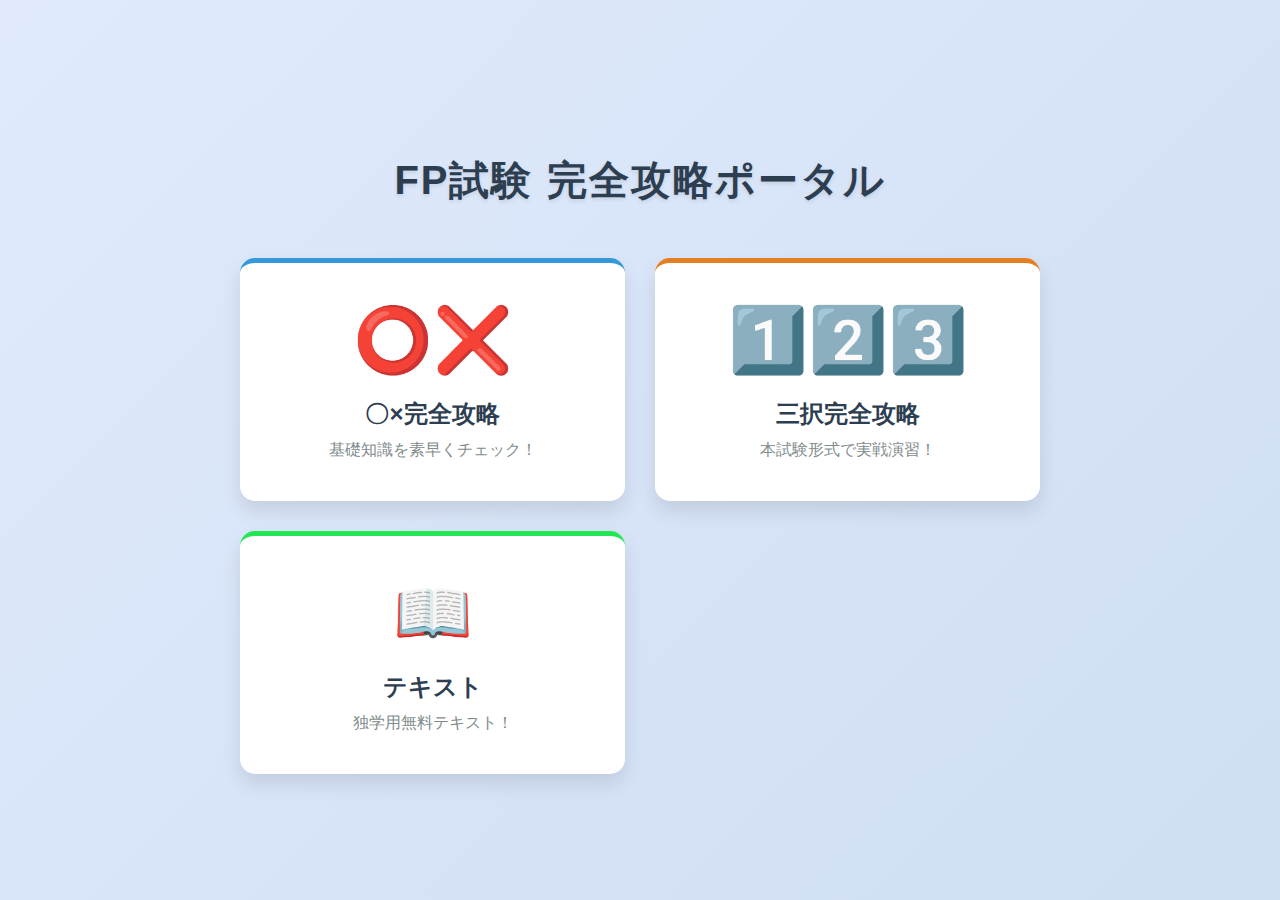
<file: index.html>
<!DOCTYPE html>
<html lang="ja">

<head>
    <meta charset="UTF-8">
    <meta name="viewport" content="width=device-width, initial-scale=1.0">
    <title>FP試験 完全攻略ポータル</title>
    <link rel="stylesheet" href="index.css">
    <script src="protect.js"></script>
</head>

<body>
    <div class="container">
        <h1>FP試験 完全攻略ポータル</h1>
        <div class="menu-list">
            <a href="fp_marubatu/index.html" class="menu-card card-marubatu">
                <div class="card-icon">⭕❌</div>
                <div class="card-title">〇×完全攻略</div>
                <div class="card-desc">基礎知識を素早くチェック！</div>
            </a>
            <a href="FP3_3taku/index.html" class="menu-card card-3taku">
                <div class="card-icon">1️⃣2️⃣3️⃣</div>
                <div class="card-title">三択完全攻略</div>
                <div class="card-desc">本試験形式で実戦演習！</div>
            </a>
            <a href="https://life.aru-zakki.com/fp2-index/" class="menu-card card-text">
                <div class="card-icon">📖</div>
                <div class="card-title">テキスト</div>
                <div class="card-desc">独学用無料テキスト！</div>
            </a>
        </div>
    </div>
</body>

</html>
</file>
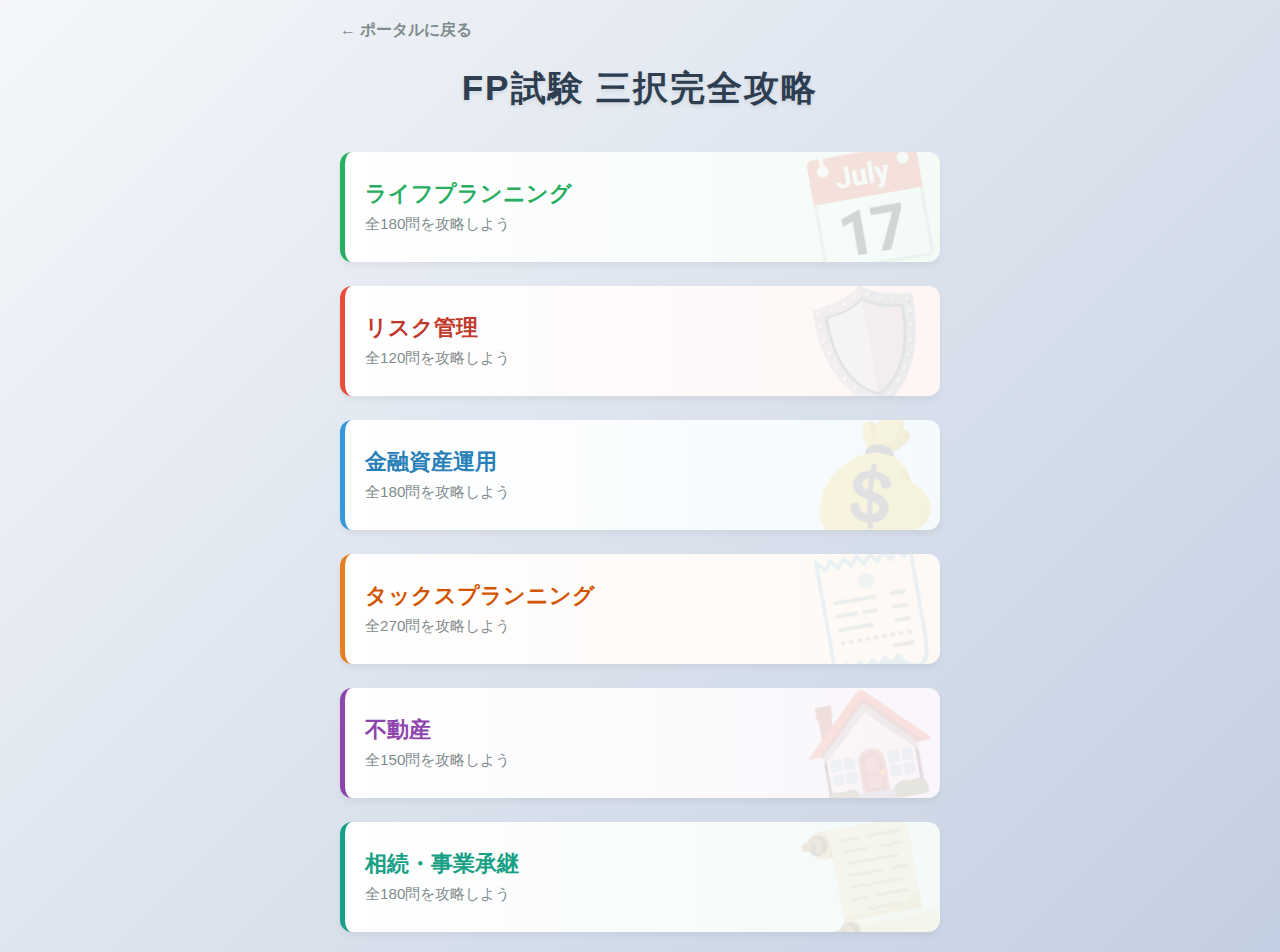
<file: FP3_3taku/index.html>
<!DOCTYPE html>
<html lang="ja">

<head>
    <meta charset="UTF-8">
    <meta name="viewport" content="width=device-width, initial-scale=1.0">
    <title>FP試験 三択完全攻略メニュー</title>
    <link rel="stylesheet" href="index.css">
</head>

<body>
    <div class="container">
        <div style="text-align: left; margin-bottom: 20px;">
            <a href="../index.html" style="text-decoration: none; color: #7f8c8d; font-weight: bold;">&larr; ポータルに戻る</a>
        </div>
        <h1>FP試験 三択完全攻略</h1>
        <div class="card-grid">
            <a href="fp3_3taku_master.html?subject=life" class="card card-life">
                <span class="card-title">ライフプランニング</span>
                <span class="card-desc">全180問を攻略しよう</span>
                <span class="icon-bg">📅</span>
            </a>
            <a href="fp3_3taku_master.html?subject=risk" class="card card-risk">
                <span class="card-title">リスク管理</span>
                <span class="card-desc">全120問を攻略しよう</span>
                <span class="icon-bg">🛡️</span>
            </a>
            <a href="fp3_3taku_master.html?subject=finance" class="card card-finance">
                <span class="card-title">金融資産運用</span>
                <span class="card-desc">全180問を攻略しよう</span>
                <span class="icon-bg">💰</span>
            </a>
            <a href="fp3_3taku_master.html?subject=tax" class="card card-tax">
                <span class="card-title">タックスプランニング</span>
                <span class="card-desc">全270問を攻略しよう</span>
                <span class="icon-bg">🧾</span>
            </a>
            <a href="fp3_3taku_master.html?subject=estate" class="card card-estate">
                <span class="card-title">不動産</span>
                <span class="card-desc">全150問を攻略しよう</span>
                <span class="icon-bg">🏠</span>
            </a>
            <a href="fp3_3taku_master.html?subject=inheritance" class="card card-inheritance">
                <span class="card-title">相続・事業承継</span>
                <span class="card-desc">全180問を攻略しよう</span>
                <span class="icon-bg">📜</span>
            </a>
            <!-- 他の科目はデータファイルができ次第追加 -->
        </div>
    </div>
</body>

</html>
</file>
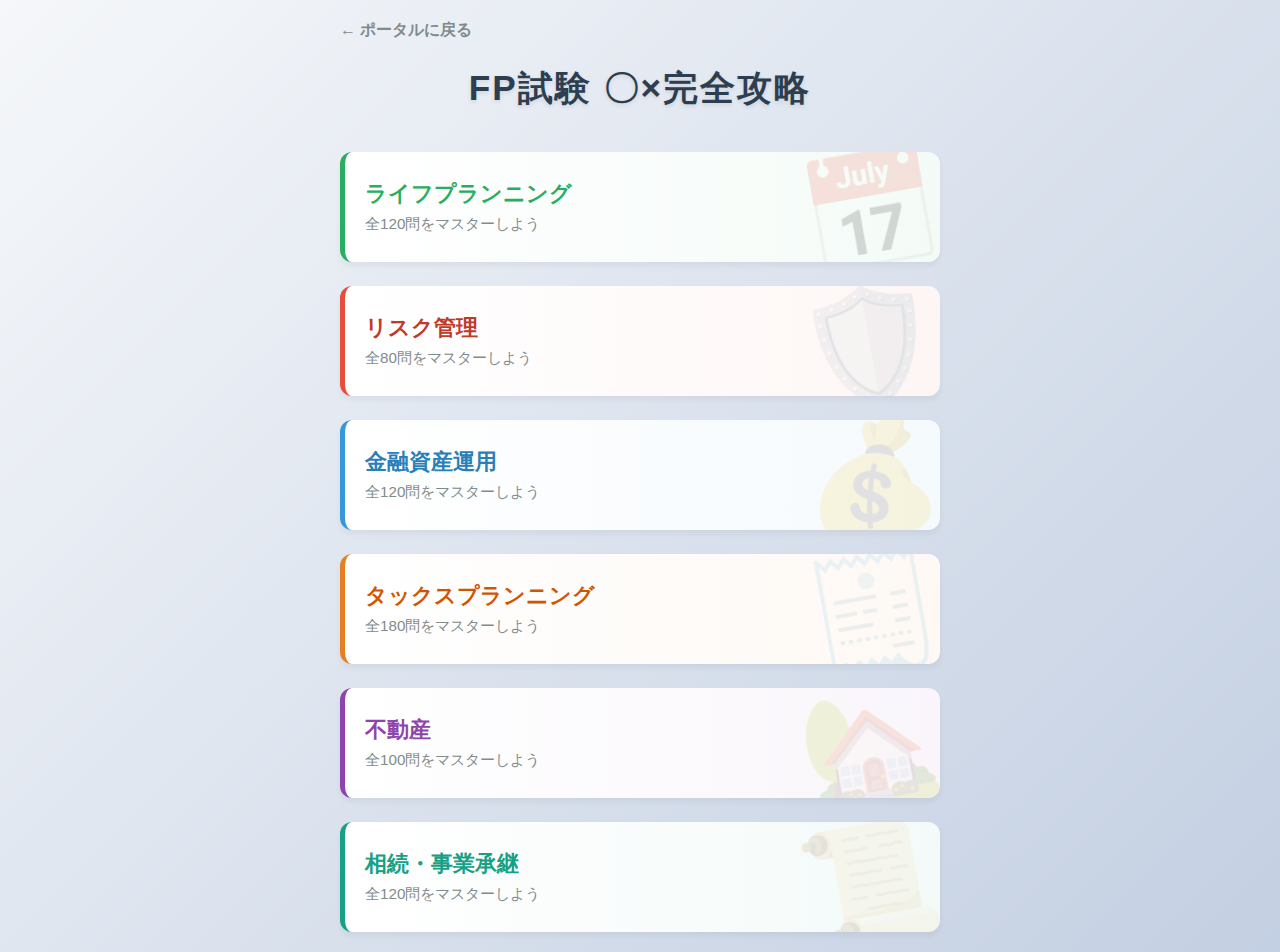
<file: fp_marubatu/index.html>
<!DOCTYPE html>
<html lang="ja">

<head>
    <meta charset="UTF-8">
    <meta name="viewport" content="width=device-width, initial-scale=1.0">
    <title>FP試験 〇×完全攻略メニュー</title>
    <link rel="stylesheet" href="index.css">
    <script src="protect.js"></script>
</head>

<body>
    <div class="container">
        <div style="text-align: left; margin-bottom: 20px;">
            <a href="../index.html" style="text-decoration: none; color: #7f8c8d; font-weight: bold;">&larr; ポータルに戻る</a>
        </div>
        <h1>FP試験 〇×完全攻略</h1>
        <div class="card-grid">
            <a href="fp_quiz_master.html?subject=life" class="card card-life">
                <span class="card-title">ライフプランニング</span>
                <span class="card-desc">全120問をマスターしよう</span>
                <span class="icon-bg">📅</span>
            </a>
            <a href="fp_quiz_master.html?subject=risk" class="card card-risk">
                <span class="card-title">リスク管理</span>
                <span class="card-desc">全80問をマスターしよう</span>
                <span class="icon-bg">🛡️</span>
            </a>
            <a href="fp_quiz_master.html?subject=finance" class="card card-finance">
                <span class="card-title">金融資産運用</span>
                <span class="card-desc">全120問をマスターしよう</span>
                <span class="icon-bg">💰</span>
            </a>
            <a href="fp_quiz_master.html?subject=tax" class="card card-tax">
                <span class="card-title">タックスプランニング</span>
                <span class="card-desc">全180問をマスターしよう</span>
                <span class="icon-bg">🧾</span>
            </a>
            <a href="fp_quiz_master.html?subject=estate" class="card card-estate">
                <span class="card-title">不動産</span>
                <span class="card-desc">全100問をマスターしよう</span>
                <span class="icon-bg">🏡</span>
            </a>
            <a href="fp_quiz_master.html?subject=inheritance" class="card card-inheritance">
                <span class="card-title">相続・事業承継</span>
                <span class="card-desc">全120問をマスターしよう</span>
                <span class="icon-bg">📜</span>
            </a>
        </div>
    </div>
</body>

</html>
</file>
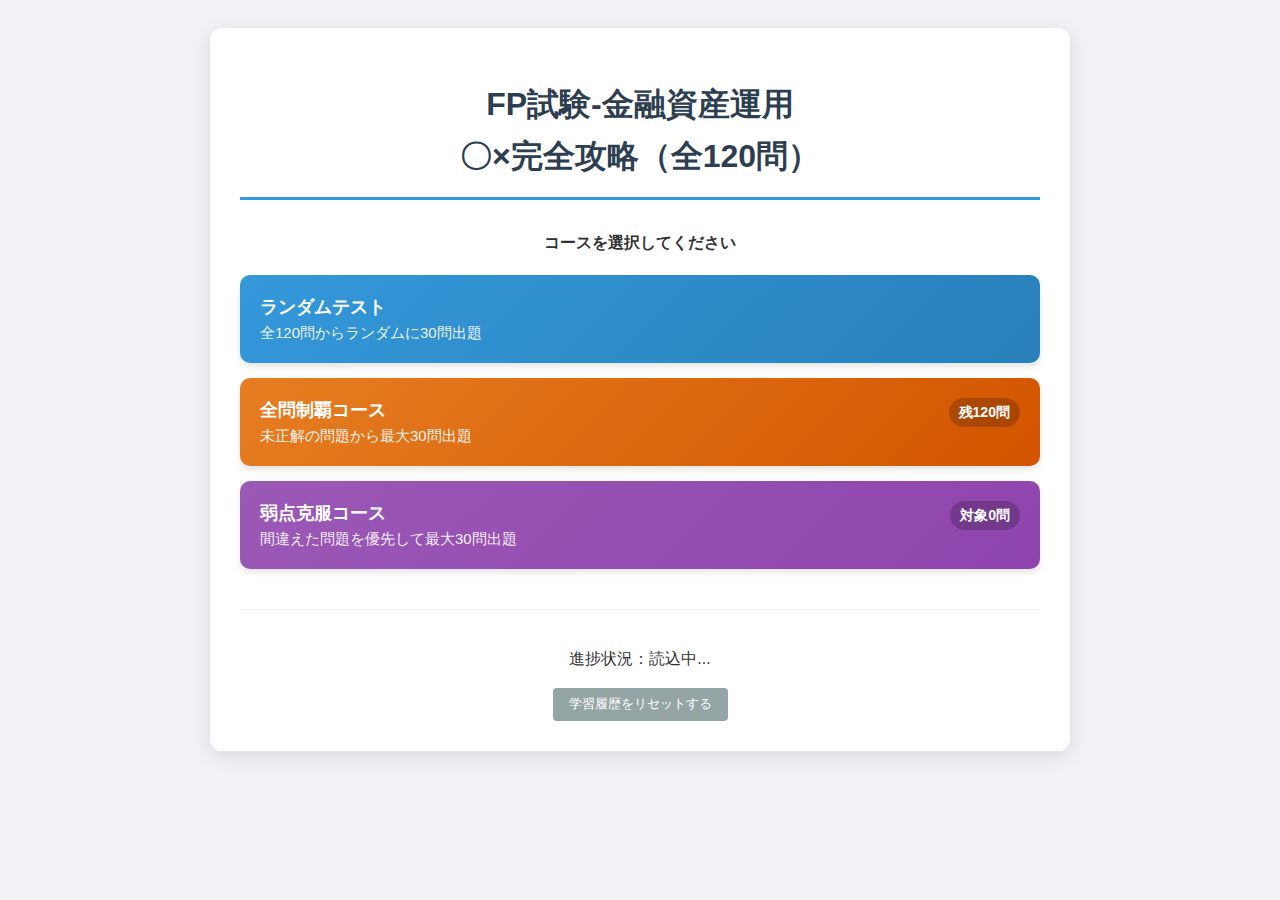
<file: fp2_finance_quiz.html>
<!DOCTYPE html>
<html lang="ja">

<head>
    <meta charset="UTF-8">
    <meta name="viewport" content="width=device-width, initial-scale=1.0">
    <title>FP試験-金融資産運用 〇×完全攻略（全120問）</title>
    <style>
        body {
            font-family: "Helvetica Neue", Arial, sans-serif;
            background-color: #f0f2f5;
            color: #333;
            line-height: 1.6;
            padding: 20px;
        }

        .container {
            max-width: 800px;
            margin: 0 auto;
            background: #fff;
            padding: 30px;
            border-radius: 12px;
            box-shadow: 0 4px 20px rgba(0, 0, 0, 0.1);
        }

        h1 {
            text-align: center;
            color: #2c3e50;
            border-bottom: 3px solid #3498db;
            padding-bottom: 15px;
            margin-bottom: 30px;
        }

        /* メニュー画面 */
        .menu-grid {
            display: grid;
            grid-template-columns: 1fr;
            gap: 15px;
            margin-bottom: 20px;
        }

        .menu-btn {
            padding: 20px;
            border: none;
            border-radius: 10px;
            font-size: 1.1em;
            font-weight: bold;
            cursor: pointer;
            color: white;
            transition: 0.2s;
            box-shadow: 0 4px 6px rgba(0, 0, 0, 0.1);
            text-align: left;
            position: relative;
        }

        .menu-btn:hover {
            transform: translateY(-2px);
            opacity: 0.95;
        }

        .menu-desc {
            font-size: 0.85em;
            font-weight: normal;
            display: block;
            margin-top: 5px;
            opacity: 0.9;
        }

        .menu-badge {
            position: absolute;
            right: 20px;
            top: 20px;
            background: rgba(0, 0, 0, 0.2);
            padding: 5px 10px;
            border-radius: 20px;
            font-size: 0.8em;
        }

        .btn-random {
            background: linear-gradient(135deg, #3498db, #2980b9);
        }

        .btn-all {
            background: linear-gradient(135deg, #e67e22, #d35400);
        }

        .btn-weak {
            background: linear-gradient(135deg, #9b59b6, #8e44ad);
        }

        /* クイズ画面 */
        .status-bar {
            display: flex;
            justify-content: space-between;
            margin-bottom: 20px;
            font-weight: bold;
            color: #7f8c8d;
            background: #ecf0f1;
            padding: 10px;
            border-radius: 8px;
        }

        .question-box {
            font-size: 1.25em;
            font-weight: bold;
            margin: 30px 0;
            min-height: 100px;
            padding: 0 10px;
        }

        .source-tag {
            display: inline-block;
            background: #e0f7fa;
            color: #006064;
            padding: 5px 10px;
            border-radius: 4px;
            font-size: 0.85em;
            margin-bottom: 10px;
            font-weight: bold;
        }

        .options {
            display: flex;
            gap: 20px;
            justify-content: center;
            margin-bottom: 30px;
        }

        .ans-btn {
            padding: 15px 50px;
            font-size: 1.5em;
            border: none;
            border-radius: 50px;
            cursor: pointer;
            color: white;
            font-weight: bold;
            transition: 0.2s;
            width: 120px;
        }

        .btn-o {
            background-color: #27ae60;
            box-shadow: 0 4px #1e8449;
        }

        .btn-x {
            background-color: #c0392b;
            box-shadow: 0 4px #922b21;
        }

        .ans-btn:active {
            transform: translateY(4px);
            box-shadow: none;
        }

        .result-area {
            margin-top: 20px;
            padding: 20px;
            border-radius: 8px;
            display: none;
            animation: fadeIn 0.3s;
        }

        .correct-msg {
            background-color: #d4edda;
            color: #155724;
            border: 1px solid #c3e6cb;
        }

        .incorrect-msg {
            background-color: #f8d7da;
            color: #721c24;
            border: 1px solid #f5c6cb;
        }

        .explanation {
            margin-top: 15px;
            font-size: 1em;
        }

        .citation {
            display: block;
            margin-top: 10px;
            font-size: 0.85em;
            color: #555;
            text-align: right;
            font-style: italic;
        }

        .btn-next {
            background-color: #34495e;
            color: white;
            width: 100%;
            padding: 15px;
            border: none;
            border-radius: 8px;
            font-size: 1.1em;
            cursor: pointer;
            margin-top: 20px;
            display: none;
        }

        /* 結果・設定 */
        .final-score {
            text-align: center;
            display: none;
        }

        .score-number {
            font-size: 4em;
            color: #e67e22;
            font-weight: bold;
            margin: 20px 0;
        }

        .history-control {
            margin-top: 40px;
            text-align: center;
            padding-top: 20px;
            border-top: 1px solid #eee;
        }

        .btn-reset {
            background: #95a5a6;
            color: white;
            border: none;
            padding: 8px 16px;
            border-radius: 4px;
            cursor: pointer;
            font-size: 0.8em;
        }

        @keyframes fadeIn {
            from {
                opacity: 0;
            }

            to {
                opacity: 1;
            }
        }
    </style>
</head>

<body>

    <div class="container">
        <h1>FP試験-金融資産運用<br> 〇×完全攻略（全120問）</h1>

        <!-- スタート画面 -->
        <div id="start-screen">
            <p style="text-align:center; margin-bottom:20px; font-weight:bold;">コースを選択してください</p>
            <div class="menu-grid">
                <button class="menu-btn btn-random" onclick="startQuiz('random')">
                    ランダムテスト
                    <span class="menu-desc">全120問からランダムに30問出題</span>
                </button>
                <button class="menu-btn btn-all" onclick="startQuiz('conquest')">
                    全問制覇コース
                    <span class="menu-desc">未正解の問題から最大30問出題</span>
                    <span class="menu-badge" id="badge-conquest">残120問</span>
                </button>
                <button class="menu-btn btn-weak" onclick="startQuiz('weak')">
                    弱点克服コース
                    <span class="menu-desc">間違えた問題を優先して最大30問出題</span>
                    <span class="menu-badge" id="badge-weak">対象0問</span>
                </button>
            </div>
            <div class="history-control">
                <p id="history-status">進捗状況：読込中...</p>
                <button class="btn-reset" onclick="resetHistory()">学習履歴をリセットする</button>
            </div>
        </div>

        <!-- クイズ画面 -->
        <div id="quiz-interface" style="display: none;">
            <div class="status-bar">
                <span id="mode-display">モード</span>
                <span id="progress-text">残り: - 問</span>
            </div>

            <div class="source-tag" id="source-name">分野名</div>
            <div class="question-box" id="question-text"></div>

            <div class="options" id="options-area">
                <button class="ans-btn btn-o" onclick="checkAnswer(true)">〇</button>
                <button class="ans-btn btn-x" onclick="checkAnswer(false)">×</button>
            </div>

            <div class="result-area" id="result-feedback">
                <h3 id="result-title"></h3>
                <div id="result-explanation" class="explanation"></div>
                <span class="citation" id="result-citation"></span>
                <button class="btn-next" id="next-btn" onclick="nextQuestion()">次の問題へ</button>
            </div>
        </div>

        <!-- 終了画面 -->
        <div class="final-score" id="final-screen">
            <h2>セッション終了</h2>
            <p>今回の正解数</p>
            <div class="score-number" id="final-score-display">0 / 0</div>
            <p id="final-comment"></p>
            <button class="menu-btn btn-random" style="width:100%; margin-top:20px; text-align:center;"
                onclick="location.reload()">メニューに戻る</button>
        </div>
    </div>

    <script>
        // === 問題データ（全120問） ===
        const questionPool = [
            // --- SOURCE 1: 経済指標 (Questions 1-20) ---
            { id: 101, source: "経済指標", q: "国内総生産（GDP）において、最も高い構成比を占める項目はどれか？", options: ["民間企業設備", "政府最終消費支出", "民間最終消費支出", "公的固定資本形成"], a: 2, note: "GDPの構成比では、民間最終消費支出（個人消費）が50%以上を占めています。", ref: "[1]" },
            { id: 102, source: "経済指標", q: "景気判断や経済成長率を見る場合に重視されるGDPはどちらか？", options: ["名目GDP", "実質GDP", "生産面GDP", "分配面GDP"], a: 1, note: "物価変動の影響を取り除いた実質GDPが、景気判断においては重視されます。", ref: "[1]" },
            { id: 103, source: "経済指標", q: "景気動向指数の「一致指数」に含まれる指標はどれか？", options: ["新規求人数", "有効求人倍率（除学卒）", "完全失業率", "消費者態度指数"], a: 1, note: "有効求人倍率は一致指数です。新規求人数は先行指数、完全失業率は遅行指数です。", ref: "[2]" },
            { id: 104, source: "経済指標", q: "景気動向指数のCI（コンポジットインデックス）は何を判断するための指標か？", options: ["景気の転換点", "景気変動の大きさ（量感）", "景気の方向性", "将来の予測"], a: 1, note: "CIは景気変動の大きさ（量感）を測定する指標です。方向性はDIで判断します。", ref: "[3]" },
            { id: 105, source: "経済指標", q: "日銀短観の業況判断DIが「プラス」であることは何を意味するか？", options: ["業況が良い企業が悪い企業より多い", "全企業が黒字である", "前年より利益が増加している", "設備投資が増加している"], a: 0, note: "業況判断DIは「良い」と答えた割合から「悪い」と答えた割合を引いたものです。", ref: "[3]" },
            { id: 106, source: "経済指標", q: "消費者物価指数（CPI）に含まれない品目はどれか？", options: ["ガソリン", "生鮮食品", "土地・住宅", "電気代"], a: 2, note: "消費者物価指数には、土地や有価証券などは含まれません。", ref: "[4]" },
            { id: 107, source: "経済指標", q: "企業物価指数（CGPI）の特徴として正しいものはどれか？", options: ["消費者物価指数より遅れて変動する", "消費者物価指数より変動が小さい", "為替相場の影響を受けやすい", "サービス価格のみを対象とする"], a: 2, note: "企業物価指数は輸入品も含むため、為替や原油価格の影響を受けやすく、消費者物価より先行して大きく変動する傾向があります。", ref: "[4]" },
            { id: 108, source: "経済指標", q: "完全失業率の定義における「完全失業者」の条件に含まれないものは？", options: ["仕事がなくて少しも働かなかった", "仕事があればすぐ就くことができる", "求職活動をしている", "働く意欲がない"], a: 3, note: "完全失業者とは、職がなく、働く意欲があり、求職活動をしている人を指します。", ref: "[4]" },
            { id: 109, source: "経済指標", q: "日銀が行う「買いオペレーション」の効果として適切なものは？", options: ["市場の資金量が減る", "市場金利が低下する", "金融引き締め効果がある", "国債を売却する"], a: 1, note: "買いオペは日銀が国債等を買い、市場に資金を供給するため、金利は低下します。", ref: "[5]" },
            { id: 110, source: "経済指標", q: "一般的に、円高になった場合の金利の動きはどうなるか？", options: ["上昇する", "低下する", "変わらない", "乱高下する"], a: 1, note: "円高になると輸入物価が下がりデフレ圧力がかかるため、一般的に金利は低下します。", ref: "[6]" },
            { id: 111, source: "経済指標", q: "景気が拡大している局面での一般的な市場の動きとして誤っているものは？", options: ["株価上昇", "金利上昇", "債券価格上昇", "物価上昇"], a: 2, note: "景気拡大時は金利が上昇するため、債券価格は下落するのが一般的です。", ref: "[6]" },
            { id: 112, source: "経済指標", q: "預金準備率操作において、景気を抑制したい場合に行う措置は？", options: ["準備率の引き上げ", "準備率の引き下げ", "買いオペ", "国債の購入"], a: 0, note: "準備率を引き上げると、金融機関が日銀に預ける義務額が増え、市場に出回る資金が減るため、金融引き締め（景気抑制）になります。", ref: "[6]" },
            { id: 113, source: "経済指標", q: "マネーストック統計を発表している機関はどこか？", options: ["内閣府", "財務省", "日本銀行", "経済産業省"], a: 2, note: "マネーストックは日本銀行が毎月発表しています。", ref: "[3]" },
            { id: 114, source: "経済指標", q: "景気動向指数のDIが何％以上であれば景気拡大局面と判断されるか？", options: ["30%", "50%", "70%", "100%"], a: 1, note: "DIは50%を上回ると景気拡大、下回ると景気後退と判断されます。", ref: "[3]" },
            { id: 115, source: "経済指標", q: "GDPの三面等価の原則に含まれない側面はどれか？", options: ["生産", "分配", "支出", "貯蓄"], a: 3, note: "三面等価の原則は、生産（付加価値）、分配（所得）、支出（需要）の3側面です。", ref: "[1]" },
            { id: 116, source: "経済指標", q: "景気動向指数の「先行指数」の数はいくつか？", options: ["9系列", "10系列", "11系列", "30系列"], a: 2, note: "先行指数は11系列、一致指数は10系列、遅行指数は9系列です。", ref: "[2]" },
            { id: 117, source: "経済指標", q: "一般的に、金利が上昇すると株価はどうなると考えられるか？", options: ["上昇する", "下落する", "影響を受けない", "ストップ高になる"], a: 1, note: "金利が上昇すると、企業の借入コスト増などで株の魅力が相対的に下がるため、株価は下落する傾向があります。", ref: "[6][7]" },
            { id: 118, source: "経済指標", q: "有効求人倍率を発表している機関はどこか？", options: ["総務省", "厚生労働省", "内閣府", "日本銀行"], a: 1, note: "有効求人倍率は厚生労働省が発表します。", ref: "[4]" },
            { id: 119, source: "経済指標", q: "短期金融市場のうち、金融機関のみが参加する市場を何と呼ぶか？", options: ["オープン市場", "インターバンク市場", "証券市場", "債券市場"], a: 1, note: "金融機関のみが参加するのはインターバンク市場（コール市場など）です。", ref: "[5]" },
            { id: 120, source: "経済指標", q: "景気動向指数の「遅行指数」に含まれるものはどれか？", options: ["東証株価指数", "有効求人倍率", "消費者物価指数", "新設住宅着工床面積"], a: 2, note: "消費者物価指数や完全失業率は遅行指数に含まれます。", ref: "[2]" },

            // --- SOURCE 2: 預貯金・投資信託 (Questions 21-40) ---
            { id: 201, source: "預貯金・投信", q: "金利下降局面で有利とされる金利タイプはどれか？", options: ["変動金利", "固定金利", "短期金利", "政策金利"], a: 1, note: "金利が下がっていく局面では、高い金利で固定できる固定金利が有利です。", ref: "[8]" },
            { id: 202, source: "預貯金・投信", q: "銀行の「決済用預金」の3条件に含まれないものは？", options: ["無利息", "要求払い", "決済サービス提供", "元本保証なし"], a: 3, note: "決済用預金の条件は「無利息」「要求払い」「決済サービス提供」で、全額保護の対象です。", ref: "[8][9]" },
            { id: 203, source: "預貯金・投信", q: "ゆうちょ銀行の「定額貯金」の最長預入期間は何年か？", options: ["3年", "5年", "10年", "無期限"], a: 2, note: "定額貯金の最長預入期限は10年です。半年複利計算されます。", ref: "[10]" },
            { id: 204, source: "預貯金・投信", q: "ゆうちょ銀行への預入限度額は、通常貯金と定期性貯金それぞれいくらか？", options: ["1,000万円", "1,300万円", "2,000万円", "制限なし"], a: 1, note: "それぞれ1,300万円、合計2,600万円が限度額です。", ref: "[11]" },
            { id: 205, source: "預貯金・投信", q: "投資信託の運営において「運用の指図」を行うのはどの機関か？", options: ["販売会社", "受託会社", "委託会社", "投資顧問会社"], a: 2, note: "運用の指図を行うのは「委託会社（運用会社）」です。受託会社は資産の保管を行います。", ref: "[11]" },
            { id: 206, source: "預貯金・投信", q: "いつでも購入・解約が可能な一般的な投資信託の形態はどれか？", options: ["単位型・クローズドエンド", "追加型・オープンエンド", "会社型・クローズドエンド", "公社債投信"], a: 1, note: "いつでも購入可能なのが「追加型」、いつでも換金請求可能なのが「オープンエンド型」です。", ref: "[12]" },
            { id: 207, source: "預貯金・投信", q: "J-REIT（不動産投資信託）の特徴として正しいものは？", options: ["契約型投資信託である", "オープンエンド型である", "法人税が実質非課税になる要件がある", "元本保証がある"], a: 2, note: "J-REITは会社型・クローズドエンド型で、収益の90%超を分配すれば法人税がかかりません。", ref: "[11][13]" },
            { id: 208, source: "預貯金・投信", q: "日経平均などの指数に連動する運用成果を目指す運用手法は？", options: ["アクティブ運用", "パッシブ運用", "バリュー投資", "グロース投資"], a: 1, note: "指数（ベンチマーク）への連動を目指すのはパッシブ運用（インデックス運用）です。", ref: "[14]" },
            { id: 209, source: "預貯金・投信", q: "相場が「下落」している時に利益が出るように設計されたファンドは？", options: ["ブル型", "ベア型", "インデックス型", "バランス型"], a: 1, note: "ベア（弱気）型は相場下落時に基準価額が上昇するように設計されています。", ref: "[15]" },
            { id: 210, source: "預貯金・投信", q: "投資信託の保有期間中、毎日信託財産から差し引かれるコストは？", options: ["販売手数料", "信託財産留保額", "信託報酬", "解約手数料"], a: 2, note: "運用管理費用である信託報酬は、保有期間中毎日差し引かれます。", ref: "[15]" },
            { id: 211, source: "預貯金・投信", q: "MRF（マネー・リザーブ・ファンド）の特徴として誤っているものは？", options: ["証券総合口座の決済に使われる", "元本保証がある", "いつでも出し入れ可能", "公社債で運用される"], a: 1, note: "MRFは安全性が高いですが、投資信託であり元本保証はありません。", ref: "[13]" },
            { id: 212, source: "預貯金・投信", q: "マクロ経済分析から入り、個別の銘柄を決めていく運用手法は？", options: ["ボトムアップアプローチ", "トップダウンアプローチ", "パッシブアプローチ", "マーケットアプローチ"], a: 1, note: "経済全体（マクロ）から詳細へ落とし込むのはトップダウンアプローチです。", ref: "[14]" },
            { id: 213, source: "預貯金・投信", q: "PERやPBRを見て「割安」と判断される銘柄に投資する手法は？", options: ["グロース投資", "バリュー投資", "インデックス投資", "モメンタム投資"], a: 1, note: "割安株への投資はバリュー投資です。成長株への投資はグロース投資です。", ref: "[15]" },
            { id: 214, source: "預貯金・投信", q: "投資信託のトータルリターン通知制度は、どれくらいの頻度で通知義務があるか？", options: ["毎月", "半年に1回", "年1回以上", "解約時のみ"], a: 2, note: "販売会社は年1回以上、トータルリターンを通知する必要があります。", ref: "[16]" },
            { id: 215, source: "預貯金・投信", q: "ETF（上場投資信託）の特徴として正しいものは？", options: ["証券取引所でリアルタイムに売買できる", "非上場である", "販売手数料がかからない", "分配金が出ない"], a: 0, note: "ETFは上場しており、株式同様に市場価格でリアルタイムに取引可能です。", ref: "[13]" },
            { id: 216, source: "預貯金・投信", q: "「公社債投資信託」の定義として正しいものは？", options: ["株式を一切組み入れない", "株式を30%まで組み入れ可能", "国債のみで運用する", "元本が保証されている"], a: 0, note: "株式を一切組み入れず、債券を中心に運用するものが公社債投資信託です。", ref: "[12]" },
            { id: 217, source: "預貯金・投信", q: "投資信託の解約時に投資家が負担する費用（ペナルティ的要素）は？", options: ["信託報酬", "販売手数料", "信託財産留保額", "運用報告書作成費"], a: 2, note: "解約時に差し引かれ、ファンドに残されるお金を信託財産留保額といいます。", ref: "[15]" },
            { id: 218, source: "預貯金・投信", q: "スーパー定期預金で「単利」と「半年複利」を選択できるのは預入期間が何年以上か？", options: ["1年", "2年", "3年", "5年"], a: 2, note: "3年以上の場合、個人は半年複利を選択可能です（3年未満は単利のみ）。", ref: "[10]" },
            { id: 219, source: "預貯金・投信", q: "購入判断に必要な重要事項が記載され、購入前に交付義務がある書類は？", options: ["運用報告書", "交付目論見書", "請求目論見書", "約款"], a: 1, note: "購入前または同時に交付しなければならないのは「交付目論見書」です。", ref: "[16]" },
            { id: 220, source: "預貯金・投信", q: "普通預金と同じように出し入れ自由だが、決済機能（振替等）がない預金は？", options: ["当座預金", "貯蓄預金", "通知預金", "定期預金"], a: 1, note: "貯蓄預金は出し入れ自由ですが、公共料金の引き落としなどの決済機能はありません。", ref: "[8]" },

            // --- SOURCE 3: 債券投資 (Questions 41-60) ---
            { id: 301, source: "債券投資", q: "債券の発行価格が額面金額（100円）を下回る発行を何というか？", options: ["パー発行", "オーバーパー発行", "アンダーパー発行", "ディスカウント発行"], a: 2, note: "100円未満での発行はアンダーパー発行といいます。", ref: "[17]" },
            { id: 302, source: "債券投資", q: "一般的に、発行体の信用度（格付け）が低い債券の表面利率はどうなるか？", options: ["低くなる", "高くなる", "変わらない", "ゼロになる"], a: 1, note: "信用リスクが高い分、投資家を引きつけるために利率（クーポン）は高く設定されます。", ref: "[17]" },
            { id: 303, source: "債券投資", q: "債券価格が上昇すると、利回りはどうなるか？", options: ["上昇する", "低下する", "変わらない", "変動しない"], a: 1, note: "債券価格と利回りは逆の動きをします。価格上昇＝利回り低下です。", ref: "[18]" },
            { id: 304, source: "債券投資", q: "新発債を購入し、満期償還まで保有した場合の利回りは？", options: ["応募者利回り", "最終利回り", "所有期間利回り", "直接利回り"], a: 0, note: "発行時に購入して満期まで持つ場合は「応募者利回り」です。", ref: "[18]" },
            { id: 305, source: "債券投資", q: "イールドカーブが「右肩上がり（順イールド）」の状態とは？", options: ["短期金利 > 長期金利", "短期金利 < 長期金利", "短期金利 = 長期金利", "金利がマイナス"], a: 1, note: "期間が長いほど利回りが高い（右肩上がり）状態が順イールドで、通常の状態です。", ref: "[19]" },
            { id: 306, source: "債券投資", q: "債券のデュレーションが長いほど、金利変動に対する価格変動はどうなるか？", options: ["大きくなる", "小さくなる", "変わらない", "ゼロになる"], a: 0, note: "デュレーションが長い（残存期間が長い・利率が低い）ほど、金利変動による価格変動リスクは大きくなります。", ref: "[19]" },
            { id: 307, source: "債券投資", q: "個人向け国債「変動10年」の金利が見直される頻度は？", options: ["毎月", "3ヶ月ごと", "半年ごと", "1年ごと"], a: 2, note: "個人向け国債はすべて半年ごとに利払いや金利見直し（変動型の場合）が行われます。", ref: "[20]" },
            { id: 308, source: "債券投資", q: "個人向け国債の中途換金が可能になるのは発行からどのくらい経過後か？", options: ["半年", "1年", "2年", "3年"], a: 1, note: "発行から1年経過すれば中途換金可能です（直前2回分の利子相当額が引かれます）。", ref: "[20]" },
            { id: 309, source: "債券投資", q: "一定の条件で株式に転換できる権利がついた債券を何というか？", options: ["仕組債", "劣後債", "転換社債型新株予約権付社債(CB)", "ワラント債"], a: 2, note: "CB（Convertible Bond）は株式に転換可能な債券です。", ref: "[21]" },
            { id: 310, source: "債券投資", q: "投資適格債とされる格付けの基準は？", options: ["A以上", "BBB以上", "BB以上", "AAAのみ"], a: 1, note: "一般にBBB（トリプルB）格以上が投資適格債、BB以下は投機的格付（ジャンク債）とされます。", ref: "[22]" },
            { id: 311, source: "債券投資", q: "債券の「直接利回り」の計算式に使わない要素はどれか？", options: ["表面利率", "購入価格", "償還差益", "100"], a: 2, note: "直接利回りは「表面利率 ÷ 購入価格 × 100」で計算し、償還差益（年限）を考慮しません。", ref: "[18]" },
            { id: 312, source: "債券投資", q: "利子を受け取れない代わりに、額面より割り引いて発行される債券は？", options: ["利付債", "割引債（ゼロクーポン債）", "変動利付債", "劣後債"], a: 1, note: "割引債（ゼロクーポン債）は利払いがない代わりに安く発行されます。", ref: "[20]" },
            { id: 313, source: "債券投資", q: "個人向け国債の下限金利（最低保証利率）は？", options: ["0.01%", "0.03%", "0.05%", "0.10%"], a: 2, note: "個人向け国債は0.05%の最低金利保証があります。", ref: "[20]" },
            { id: 314, source: "債券投資", q: "長期金利の指標となる国債の満期は何年か？", options: ["5年", "10年", "20年", "30年"], a: 1, note: "新発10年国債の利回りが長期金利の代表的な指標となります。", ref: "[20]" },
            { id: 315, source: "債券投資", q: "払込と利払いは円、償還は外貨で行われる債券を何というか？", options: ["デュアルカレンシー債", "リバース・デュアルカレンシー債", "サムライ債", "ショーグン債"], a: 0, note: "償還が異なる通貨（外貨）になるのがデュアルカレンシー債です。リバースはその逆（利払いが外貨）です。", ref: "[21][23]" },
            { id: 316, source: "債券投資", q: "債券の発行体が破綻し、元本や利子が支払われないリスクを何というか？", options: ["流動性リスク", "価格変動リスク", "デフォルトリスク", "カントリーリスク"], a: 2, note: "デフォルトリスク（信用リスク）です。", ref: "[24]" },
            { id: 317, source: "債券投資", q: "市場金利が上昇すると、保有している債券の価格はどうなるか？", options: ["上昇する", "下落する", "変わらない", "金利と同じ幅で上昇"], a: 1, note: "金利上昇＝債券価格下落です。新たに発行される高金利の債券に魅力が移るためです。", ref: "[24]" },
            { id: 318, source: "債券投資", q: "既発債を時価で購入し、償還まで保有した場合の利回りは？", options: ["応募者利回り", "最終利回り", "所有期間利回り", "直接利回り"], a: 1, note: "途中購入・満期償還の場合は「最終利回り」です。", ref: "[18]" },
            { id: 319, source: "債券投資", q: "個人向け国債「固定3年」の利率設定基準は？", options: ["基準金利 - 0.03%", "基準金利 - 0.05%", "基準金利 × 0.66", "基準金利そのまま"], a: 0, note: "固定3年は「基準金利 - 0.03%」、固定5年は「-0.05%」、変動10年は「×0.66」です。", ref: "[20]" },
            { id: 320, source: "債券投資", q: "売りたくても買い手が少なくて売れない、あるいは不利な価格になるリスクは？", options: ["信用リスク", "流動性リスク", "金利リスク", "為替リスク"], a: 1, note: "取引量が少なく換金が困難になるリスクを流動性リスクといいます。", ref: "[24]" },

            // --- SOURCE 4: 株式投資・外貨 (Questions 61-80) ---
            { id: 401, source: "株式・外貨", q: "株式会社の株主が持つ「自益権」に含まれるものは？", options: ["議決権", "剰余金配当請求権", "帳簿閲覧権", "解散請求権"], a: 1, note: "自益権は経済的利益を受ける権利（配当請求権など）。議決権などは共益権です。", ref: "[25]" },
            { id: 402, source: "株式・外貨", q: "東証の市場区分で、高い成長可能性を有する企業向けの市場は？", options: ["プライム市場", "スタンダード市場", "グロース市場", "マザーズ"], a: 2, note: "2022年の再編で、新興企業向けは「グロース市場」となりました。", ref: "[25]" },
            { id: 403, source: "株式・外貨", q: "日経平均株価（日経225）の算出方法の特徴は？", options: ["全銘柄の時価総額加重平均", "代表225銘柄の修正平均", "全銘柄の単純平均", "ROEによる加重平均"], a: 1, note: "日経平均は225銘柄の株価の平均（値がさ株の影響を受けやすい）です。", ref: "[26]" },
            { id: 404, source: "株式・外貨", q: "TOPIX（東証株価指数）が影響を受けやすいのはどんな銘柄か？", options: ["値がさ株（株価が高い株）", "時価総額が大きい株", "新興市場の株", "低位株"], a: 1, note: "TOPIXは時価総額加重平均型なので、時価総額の大きな銘柄の影響を受けやすいです。", ref: "[26]" },
            { id: 405, source: "株式・外貨", q: "株式の注文において、価格を指定せず「いくらでもいいから買いたい」とする注文は？", options: ["指値注文", "成行注文", "逆指値注文", "期間指定注文"], a: 1, note: "価格を指定しない注文は「成行注文」です。約定優先度が高いです。", ref: "[27]" },
            { id: 406, source: "株式・外貨", q: "株式取引の「受渡日」は約定日を含めて何営業日目か？", options: ["当日", "2営業日目", "3営業日目", "4営業日目"], a: 2, note: "約定日から起算して3営業日目に決済（受渡し）が行われます。", ref: "[28]" },
            { id: 407, source: "株式・外貨", q: "信用取引において必要な委託保証金は、売買代金の少なくとも何％以上か？", options: ["10%", "20%", "30%", "50%"], a: 2, note: "信用取引には30%以上の委託保証金が必要です。", ref: "[28]" },
            { id: 408, source: "株式・外貨", q: "制度信用取引の弁済期限（最長）は？", options: ["3ヶ月", "6ヶ月", "1年", "無期限"], a: 1, note: "制度信用取引は最長6ヶ月以内に決済する必要があります。", ref: "[28]" },
            { id: 409, source: "株式・外貨", q: "PER（株価収益率）の計算式は？", options: ["株価 ÷ 1株当たり純利益(EPS)", "株価 ÷ 1株当たり純資産(BPS)", "配当金 ÷ 株価", "純利益 ÷ 自己資本"], a: 0, note: "PER = 株価 / EPS です。利益に対して株価が何倍かを示します。", ref: "[29]" },
            { id: 410, source: "株式・外貨", q: "PBR（株価純資産倍率）が「1倍割れ」であることは何を意味するか？", options: ["株価が割高である", "株価が解散価値を下回っている", "倒産リスクが高い", "成長期待が高い"], a: 1, note: "PBR1倍は株価と解散価値が等しい状態。1倍割れは割安（解散価値以下）と判断されます。", ref: "[29]" },
            { id: 411, source: "株式・外貨", q: "ROE（自己資本利益率）の計算式は？", options: ["当期純利益 ÷ 総資産", "当期純利益 ÷ 自己資本", "売上高 ÷ 自己資本", "営業利益 ÷ 総資産"], a: 1, note: "ROE = 当期純利益 / 自己資本 × 100 です。資本の効率性を示します。", ref: "[30]" },
            { id: 412, source: "株式・外貨", q: "顧客が円を外貨に換える（円を売る）際に適用される為替レートは？", options: ["TTS", "TTB", "TTM", "スプレッド"], a: 0, note: "円を売る(Sell)のでTTS (Telegraphic Transfer Selling rate) です。", ref: "[30]" },
            { id: 413, source: "株式・外貨", q: "配当性向を示す計算式は？", options: ["配当金総額 ÷ 当期純利益", "配当金 ÷ 株価", "純利益 ÷ 配当金", "自己資本 ÷ 配当金"], a: 0, note: "利益のうちどれだけ配当に回したかを示すのが配当性向です。", ref: "[30]" },
            { id: 414, source: "株式・外貨", q: "JPX日経インデックス400の選定基準として重視される指標は？", options: ["時価総額のみ", "ROE（自己資本利益率）", "配当利回り", "株主優待の有無"], a: 1, note: "ROEなどの財務指標やガバナンスを重視して400銘柄を選定します。", ref: "[26]" },
            { id: 415, source: "株式・外貨", q: "NISA口座で配当金を非課税にするために選択必須の受取方式は？", options: ["配当金領収証方式", "登録配当金受領口座方式", "株式数比例配分方式", "個別銘柄指定方式"], a: 2, note: "「株式数比例配分方式」を選択しないと、NISA口座でも配当金は課税されます。", ref: "[31][32]" },
            { id: 416, source: "株式・外貨", q: "外貨預金において、預金保険制度は適用されるか？", options: ["全額適用される", "1000万円まで適用される", "適用されない", "金融機関による"], a: 2, note: "外貨預金は預金保険制度の対象外です。", ref: "[33][34]" },
            { id: 417, source: "株式・外貨", q: "外貨建てMMFの為替差益の課税扱いは？", options: ["非課税", "総合課税", "20.315%の申告分離課税", "源泉徴収のみで終了"], a: 2, note: "外貨建てMMFの為替差益（譲渡益）は申告分離課税の対象です。", ref: "[33]" },
            { id: 418, source: "株式・外貨", q: "信用取引で「空売り」ができることのメリットは？", options: ["配当金がもらえる", "株価下落局面でも利益を狙える", "手数料がかからない", "議決権が得られる"], a: 1, note: "持っていない株を借りて売る（空売り）ことで、下落時に買い戻して利益を得られます。", ref: "[28]" },
            { id: 419, source: "株式・外貨", q: "「時間優先の原則」とは？", options: ["注文時間が早いものが優先される", "大口注文が優先される", "成行より指値が優先される", "機関投資家が優先される"], a: 0, note: "同じ価格の注文であれば、先に出された注文が優先して成立します。", ref: "[27]" },
            { id: 420, source: "株式・外貨", q: "リバース・デュアルカレンシー債の仕組みは？", options: ["払込・償還が円、利払いが外貨", "すべて外貨", "払込・利払いが円、償還が外貨", "利払いなし"], a: 0, note: "元本（払込・償還）は円ですが、利払いのみ外貨で行われる債券です。", ref: "[23]" },

            // --- SOURCE 5: 派生商品・ポートフォリオ (Questions 81-100) ---
            { id: 501, source: "派生・PF", q: "先物取引において、売買の差額のみを授受して決済する方法を何というか？", options: ["現物決済", "差金決済", "受渡決済", "スワップ決済"], a: 1, note: "反対売買を行い、差額のみで決済することを差金決済といいます。", ref: "[35]" },
            { id: 502, source: "派生・PF", q: "オプション取引において「買う権利」を何というか？", options: ["コールオプション", "プットオプション", "スワップ", "フューチャー"], a: 0, note: "買う権利はコール、売る権利はプットです。", ref: "[36]" },
            { id: 503, source: "派生・PF", q: "コールオプションの「買い手」の損失は最大いくらか？", options: ["無限大", "権利行使価格", "プレミアム（オプション料）", "ゼロ"], a: 2, note: "オプションの買い手は権利放棄ができるため、損失は支払ったプレミアムに限定されます。", ref: "[36]" },
            { id: 504, source: "派生・PF", q: "プットオプションの「売り手」の利益は最大いくらか？", options: ["無限大", "権利行使価格", "プレミアム（オプション料）", "ゼロ"], a: 2, note: "オプションの売り手は、買い手が権利放棄した際のプレミアムが利益の最大値です。", ref: "[36]" },
            { id: 505, source: "派生・PF", q: "異なる通貨の元本と利息を交換する取引を何というか？", options: ["金利スワップ", "通貨スワップ", "クーポンスワップ", "デットエクイティスワップ"], a: 1, note: "異なる通貨間での交換は通貨スワップです。金利スワップは同一通貨での金利交換です。", ref: "[37]" },
            { id: 506, source: "派生・PF", q: "FX（外国為替証拠金取引）のレバレッジは国内法で最大何倍に制限されているか？", options: ["10倍", "25倍", "50倍", "100倍"], a: 1, note: "個人顧客のレバレッジは最大25倍に制限されています。", ref: "[37]" },
            { id: 507, source: "派生・PF", q: "「効率的市場仮説」に基づく考え方は？", options: ["市場平均に勝ち続けることはできない", "割安株を見つければ勝てる", "テクニカル分析が有効", "情報は遅れて価格に反映される"], a: 0, note: "すべての情報は即座に価格に織り込まれるため、市場平均（インデックス）を継続して上回ることはできないとする仮説です。", ref: "[38]" },
            { id: 508, source: "派生・PF", q: "2つの資産の相関係数が「-1」であるとき、分散投資の効果はどうなるか？", options: ["効果はない", "リスク低減効果が最大になる", "リターンがゼロになる", "リスクが増大する"], a: 1, note: "逆の動きをする（-1）資産を組み合わせると、リスク低減効果が最大になります。", ref: "[39]" },
            { id: 509, source: "派生・PF", q: "シャープレシオの計算式は？", options: ["(収益率 - 無リスク資産利子率) ÷ 標準偏差", "収益率 ÷ 標準偏差", "(収益率 - 無リスク資産利子率) ÷ β値", "収益率 × 標準偏差"], a: 0, note: "リスク1単位あたりの超過リターンを測る指標です。分母は標準偏差（リスク）です。", ref: "[40]" },
            { id: 510, source: "派生・PF", q: "ポートフォリオのリスクを表す統計的指標は？", options: ["相関係数", "標準偏差（分散）", "中央値", "共分散"], a: 1, note: "収益率のばらつき（リスク）は標準偏差や分散で表されます。", ref: "[41]" },
            { id: 511, source: "派生・PF", q: "現在価値（PV）を求める際に使われる利率を何というか？", options: ["表面利率", "応募者利回り", "割引率", "クーポンレート"], a: 2, note: "将来の価値を現在価値に直す際に割り引くため、割引率と呼びます。", ref: "[40]" },
            { id: 512, source: "派生・PF", q: "一定額ずつ定期的に購入することで平均購入単価を平準化する手法は？", options: ["ドルコスト平均法", "バリュー平均法", "一括投資法", "逆張り手法"], a: 0, note: "定額購入法をドルコスト平均法と呼びます。", ref: "[42]" },
            { id: 513, source: "派生・PF", q: "市場全体に起因し、分散投資でも消せないリスクを何というか？", options: ["アンシステマティックリスク", "システマティックリスク", "信用リスク", "固有リスク"], a: 1, note: "市場全体のリスク（システマティックリスク）は分散投資では排除できません。", ref: "[42]" },
            { id: 514, source: "派生・PF", q: "アセットアロケーションとは何を意味するか？", options: ["個別銘柄の選定", "資産配分の決定", "売買タイミングの決定", "デリバティブの活用"], a: 1, note: "資産（アセット）の配分（アロケーション）を決めることです。", ref: "[38]" },
            { id: 515, source: "派生・PF", q: "裁定取引（アービトラージ）の目的は？", options: ["価格変動リスクのヘッジ", "割高なものを売り割安なものを買ってサヤを抜く", "ハイリスク・ハイリターンの追求", "相場の方向性を予測する"], a: 1, note: "価格差（サヤ）を利用して利ざやを得る取引です。", ref: "[35]" },
            { id: 516, source: "派生・PF", q: "コールオプションの「売り手」は、相場がどうなると損失が出るか？", options: ["大きく上昇したとき", "大きく下落したとき", "動かないとき", "常に利益が出る"], a: 0, note: "コール（買う権利）を売っているので、価格が上昇して権利行使されると、安く売る義務が生じ損失が出ます。", ref: "[36][43]" },
            { id: 517, source: "派生・PF", q: "相関係数が「0」である場合、2つの資産の関係は？", options: ["完全に同じ動き", "完全に逆の動き", "無相関（関係がない）", "連動性が高い"], a: 2, note: "0は無相関を意味します。", ref: "[39]" },
            { id: 518, source: "派生・PF", q: "標準偏差が大きく、正規分布に従う場合、収益の振れ幅はどうなるか？", options: ["小さくなる", "大きくなる", "変わらない", "プラスになる"], a: 1, note: "標準偏差が大きい＝リスク（ばらつき）が大きいことを意味します。", ref: "[41]" },
            { id: 519, source: "派生・PF", q: "ポートフォリオの期待収益率はどのように計算されるか？", options: ["各資産の期待収益率の加重平均", "各資産の期待収益率の単純平均", "最も高い資産の収益率", "リスクフリーレートとの差"], a: 0, note: "組み入れ比率に応じた加重平均で計算されます。", ref: "[44]" },
            { id: 520, source: "派生・PF", q: "ヘッジ取引における「売りヘッジ」の目的は？", options: ["現物の値上がり益を狙う", "現物の値下がりリスクを回避する", "配当を得る", "為替差益を得る"], a: 1, note: "現物を持っている時に、先物を売ることで値下がり時の損失を相殺（ヘッジ）します。", ref: "[35]" },

            // --- SOURCE 6: 税金・制度 (Questions 101-120) ---
            { id: 601, source: "税金・制度", q: "預貯金の利子や上場株式の配当等に対する一般的な税率は？（復興特別所得税含む）", options: ["10%", "15%", "20%", "20.315%"], a: 3, note: "所得税15.315% ＋ 住民税5% ＝ 20.315% です。", ref: "[45]" },
            { id: 602, source: "税金・制度", q: "特定口座（源泉徴収あり）を選択した場合のメリットは？", options: ["税金がかからない", "確定申告が不要になる", "手数料が安くなる", "損益通算が自動で無限にできる"], a: 1, note: "税金が自動で徴収されるため、原則として確定申告が不要になります。", ref: "[46]" },
            { id: 603, source: "税金・制度", q: "上場株式等の譲渡損失は、確定申告をすれば何年間繰越控除できるか？", options: ["1年間", "3年間", "5年間", "10年間"], a: 1, note: "翌年以降3年間にわたり繰越控除が可能です。", ref: "[46]" },
            { id: 604, source: "税金・制度", q: "新NISA（2024年〜）の「つみたて投資枠」と「成長投資枠」は併用できるか？", options: ["併用できる", "併用できない", "金融機関を変えればできる", "年ごとに選択する"], a: 0, note: "新NISAでは両方の枠を併用可能です（旧NISAは不可でした）。", ref: "[9]" },
            { id: 605, source: "税金・制度", q: "新NISAの非課税保有限度額（総枠）はいくらか？", options: ["600万円", "1,200万円", "1,800万円", "無制限"], a: 2, note: "生涯の非課税限度額は1,800万円（うち成長投資枠は1,200万円まで）です。", ref: "[9]" },
            { id: 606, source: "税金・制度", q: "投資信託の「特別分配金」に対する税金は？", options: ["20.315%", "10%", "総合課税", "非課税"], a: 3, note: "元本の払い戻しに相当するため、非課税です。", ref: "[45]" },
            { id: 607, source: "税金・制度", q: "預金保険制度で保護される「一般預金」の限度額は？", options: ["全額", "元本1,000万円まで", "元本1,000万円＋利息等", "元本のみ"], a: 2, note: "1金融機関につき預金者1人あたり、元本1,000万円までと、その利息等が保護されます。", ref: "[9]" },
            { id: 608, source: "税金・制度", q: "日本投資者保護基金が補償する対象は？", options: ["銀行預金", "証券会社が分別管理を怠って破綻した場合の顧客資産", "株価下落による損失", "FX取引の損失"], a: 1, note: "証券会社の破綻時に、分別管理されていなかった資産を1,000万円まで補償します。", ref: "[34]" },
            { id: 609, source: "税金・制度", q: "消費者契約法における取消権の消滅時効は、追認できる時から何年か？", options: ["6ヶ月", "1年", "3年", "5年"], a: 1, note: "追認できる時から1年、契約締結時から5年で消滅します。", ref: "[34]" },
            { id: 610, source: "税金・制度", q: "金融商品取引法で禁止されている行為はどれか？", options: ["元本保証の約束", "損失補填", "断定的判断の提供", "これらすべて"], a: 3, note: "元本保証、損失補填、断定的判断の提供はすべて禁止されています。", ref: "[47]" },
            { id: 611, source: "税金・制度", q: "犯罪収益移転防止法において、本人確認が必要となる大口現金取引の基準は？", options: ["100万円超", "200万円超", "500万円超", "1000万円超"], a: 1, note: "200万円を超える大口現金取引等の際に本人確認が必要です。", ref: "[48]" },
            { id: 612, source: "税金・制度", q: "新NISAの「つみたて投資枠」の年間投資枠は？", options: ["40万円", "80万円", "120万円", "240万円"], a: 2, note: "つみたて投資枠は年間120万円、成長投資枠は240万円です。", ref: "[9]" },
            { id: 613, source: "税金・制度", q: "旧NISA（一般NISA）の非課税期間終了後、新NISAへロールオーバーできるか？", options: ["できる", "できない", "手続きすればできる", "つみたて枠のみできる"], a: 1, note: "旧NISAから新NISAへのロールオーバー（移管）はできません。", ref: "[32]" },
            { id: 614, source: "税金・制度", q: "預金保険制度の対象とならないものは？", options: ["普通預金", "定期預金", "外貨預金", "元本補填契約のある金銭信託"], a: 2, note: "外貨預金や譲渡性預金は預金保険制度の対象外です。", ref: "[34]" },
            { id: 615, source: "税金・制度", q: "金融商品販売法（金融サービス提供法）で、重要事項の説明義務違反があった場合の損害賠償責任は？", options: ["過失責任", "無過失責任", "故意責任", "重過失責任"], a: 1, note: "業者の過失の有無を問わない「無過失責任」を負います。", ref: "[47]" },
            { id: 616, source: "税金・制度", q: "金融商品取引法の「適合性の原則」とは？", options: ["顧客の知識や資産状況に不適合な勧誘をしてはならない", "全ての人に同じ商品を勧める", "利益が出る商品のみ勧める", "手数料が安い商品を勧める"], a: 0, note: "顧客の属性（知識、経験、財産、目的）に照らして不適当な勧誘の禁止です。", ref: "[47]" },
            { id: 617, source: "税金・制度", q: "本人確認記録や取引記録の保存期間は？", options: ["3年間", "5年間", "7年間", "10年間"], a: 2, note: "取引日から7年間の保存義務があります。", ref: "[48]" },
            { id: 618, source: "税金・制度", q: "上場株式の配当金を総合課税で申告した場合に適用できる控除は？", options: ["配当控除", "基礎控除", "青色申告特別控除", "給与所得控除"], a: 0, note: "総合課税を選択すると配当控除が受けられます（J-REIT等は対象外）。", ref: "[45]" },
            { id: 619, source: "税金・制度", q: "投資者保護基金に加入義務がない金融機関は？", options: ["証券会社", "銀行", "先物取引業者", "投資顧問会社"], a: 1, note: "銀行は投資者保護基金に加入できません（預金保険制度があるため）。", ref: "[34]" },
            { id: 620, source: "税金・制度", q: "新NISAで売却した場合、非課税保有限度額（枠）はどうなるか？", options: ["復活しない", "翌年に簿価ベースで復活する", "即座に復活する", "利益分だけ減る"], a: 1, note: "売却した商品の取得価額（簿価）分の枠が、翌年に復活します。", ref: "[9]" }
        ];

        // === システム変数 ===
        let currentQuizSet = [];
        let currentIndex = 0;
        let correctCount = 0;
        let currentMode = "";

        // 履歴管理（ローカルストレージ）
        function getHistory() {
            const stored = localStorage.getItem('fp2_master_history');
            return stored ? JSON.parse(stored) : {};
        }

        // 履歴保存：{ id: boolean(正解ならtrue, 不正解ならfalse) }
        function saveHistory(questionId, isCorrect) {
            const history = getHistory();
            // 一度「正解(true)」になったら、後で間違えてもtrueのまま（制覇扱い）にする場合
            // 今回は「弱点」を判定したいので、最新の結果で上書きするロジックにします。
            // ただし「全問制覇」判定のため、一度trueになったフラグは保持したいニーズもあります。
            // ここではシンプルに「最新の結果」を保存しつつ、別途「mastered」リストを持つか、
            // あるいは「一度でも正解したらtrue」方式にします。
            // ユーザー要望の「弱点克服」＝「間違えた問題」なので、
            // history[id] === true (正解済み), false (間違えた), undefined (未回答) とします。

            if (history[questionId] !== true) { // 既に正解済みでなければ更新
                history[questionId] = isCorrect;
            } else if (!isCorrect) {
                // 正解済みでも今回間違えたら「弱点」に戻す？
                // 一般的な「制覇」モードでは一度正解すればOKですが、
                // 復習の意味で「今回間違えたらfalse」に上書きします。
                history[questionId] = false;
            }

            localStorage.setItem('fp2_master_history', JSON.stringify(history));
            updateStatus();
        }

        function resetHistory() {
            if (confirm("学習履歴をすべて削除しますか？")) {
                localStorage.removeItem('fp2_master_history');
                updateStatus();
                alert("履歴をリセットしました。");
            }
        }

        function updateStatus() {
            const history = getHistory();
            const allIds = questionData.map(q => q.id);

            // 正解済み（制覇）数
            const masteredCount = allIds.filter(id => history[id] === true).length;

            // 弱点数（一度解いてfalseのもの）
            const weakCount = allIds.filter(id => history[id] === false).length;

            // 未回答数
            const untouchedCount = allIds.filter(id => history[id] === undefined).length;

            document.getElementById('badge-conquest').textContent = `残${120 - masteredCount}問`;
            document.getElementById('badge-weak').textContent = `対象${weakCount}問`;
            document.getElementById('history-status').textContent = `現在の進捗：正解済み ${masteredCount} / 全120問`;
        }

        // === クイズ開始処理 ===
        function startQuiz(mode) {
            currentMode = mode;
            const history = getHistory();
            let pool = [...questionData]; // 全問コピー

            if (mode === 'random') {
                // 全問からランダムに30問
                pool = shuffleArray(pool).slice(0, 30);
                document.getElementById('mode-display').textContent = "ランダムテスト (30問)";

            } else if (mode === 'conquest') {
                // 未正解（false または undefined）の問題のみ抽出
                pool = pool.filter(q => history[q.id] !== true);

                if (pool.length === 0) {
                    alert("おめでとうございます！全問制覇済みです。ランダムモードで復習しましょう。");
                    return;
                }
                // ランダムに並べて最大30問
                pool = shuffleArray(pool).slice(0, 30);
                document.getElementById('mode-display').textContent = `全問制覇コース (${pool.length}問)`;

            } else if (mode === 'weak') {
                // 間違えた問題（false）を抽出
                let weakPool = pool.filter(q => history[q.id] === false);

                if (weakPool.length === 0) {
                    // 弱点がない場合
                    if (Object.keys(history).length === 0) {
                        alert("まだ履歴がありません。まずは他のコースで学習しましょう。");
                        return;
                    } else {
                        alert("現在、弱点（不正解）となっている問題はありません！");
                        return;
                    }
                }
                // 最大30問
                pool = shuffleArray(weakPool).slice(0, 30);
                document.getElementById('mode-display').textContent = `弱点克服コース (${pool.length}問)`;
            }

            currentQuizSet = pool;
            currentIndex = 0;
            correctCount = 0;

            // 画面切り替え
            document.getElementById('start-screen').style.display = 'none';
            document.getElementById('quiz-interface').style.display = 'block';
            document.getElementById('final-screen').style.display = 'none';

            showQuestion();
        }

        function showQuestion() {
            const qData = currentQuizSet[currentIndex];
            document.getElementById('progress-text').textContent = `残り: ${currentQuizSet.length - currentIndex} 問`;
            document.getElementById('source-name').textContent = qData.cat;
            document.getElementById('question-text').textContent = qData.q;

            document.getElementById('options-area').style.display = 'flex';
            document.getElementById('result-feedback').style.display = 'none';
            document.getElementById('next-btn').style.display = 'none';
        }

        function checkAnswer(userAnswer) {
            const qData = currentQuizSet[currentIndex];
            const isCorrect = (userAnswer === qData.a);

            // 履歴保存
            saveHistory(qData.id, isCorrect);

            const resultTitle = document.getElementById('result-title');
            const resultExp = document.getElementById('result-explanation');
            const resultRef = document.getElementById('result-citation');
            const resultBox = document.getElementById('result-feedback');

            document.getElementById('options-area').style.display = 'none';
            resultBox.style.display = 'block';
            document.getElementById('next-btn').style.display = 'block';

            if (isCorrect) {
                correctCount++;
                resultTitle.textContent = "正解！";
                resultBox.className = "result-area correct-msg";
            } else {
                resultTitle.textContent = "不正解...";
                resultBox.className = "result-area incorrect-msg";
            }

            const answerStr = qData.a ? "〇" : "×";
            resultExp.innerHTML = `<strong>正解：${answerStr}</strong><br>${qData.exp}`;
            resultRef.textContent = `出典: ${qData.ref}`;
        }

        function nextQuestion() {
            currentIndex++;
            if (currentIndex < currentQuizSet.length) {
                showQuestion();
            } else {
                showFinalResult();
            }
        }

        function showFinalResult() {
            document.getElementById('quiz-interface').style.display = 'none';
            document.getElementById('final-screen').style.display = 'block';

            document.getElementById('final-score-display').textContent = `${correctCount} / ${currentQuizSet.length}`;

            const comment = document.getElementById('final-comment');
            const percentage = (correctCount / currentQuizSet.length) * 100;

            if (percentage === 100) {
                comment.textContent = "満点です！完璧ですね！";
                comment.style.color = "#27ae60";
            } else if (percentage >= 80) {
                comment.textContent = "素晴らしい成績です！";
                comment.style.color = "#2980b9";
            } else {
                comment.textContent = "復習して弱点を克服しましょう。";
                comment.style.color = "#c0392b";
            }

            // 履歴表示更新
            updateStatus();
        }

        function shuffleArray(array) {
            for (let i = array.length - 1; i > 0; i--) {
                const j = Math.floor(Math.random() * (i + 1));
                [array[i], array[j]] = [array[j], array[i]];
            }
            return array;
        }

        // 初期化
        window.onload = updateStatus;

    </script>

</body>

</html>
</file>
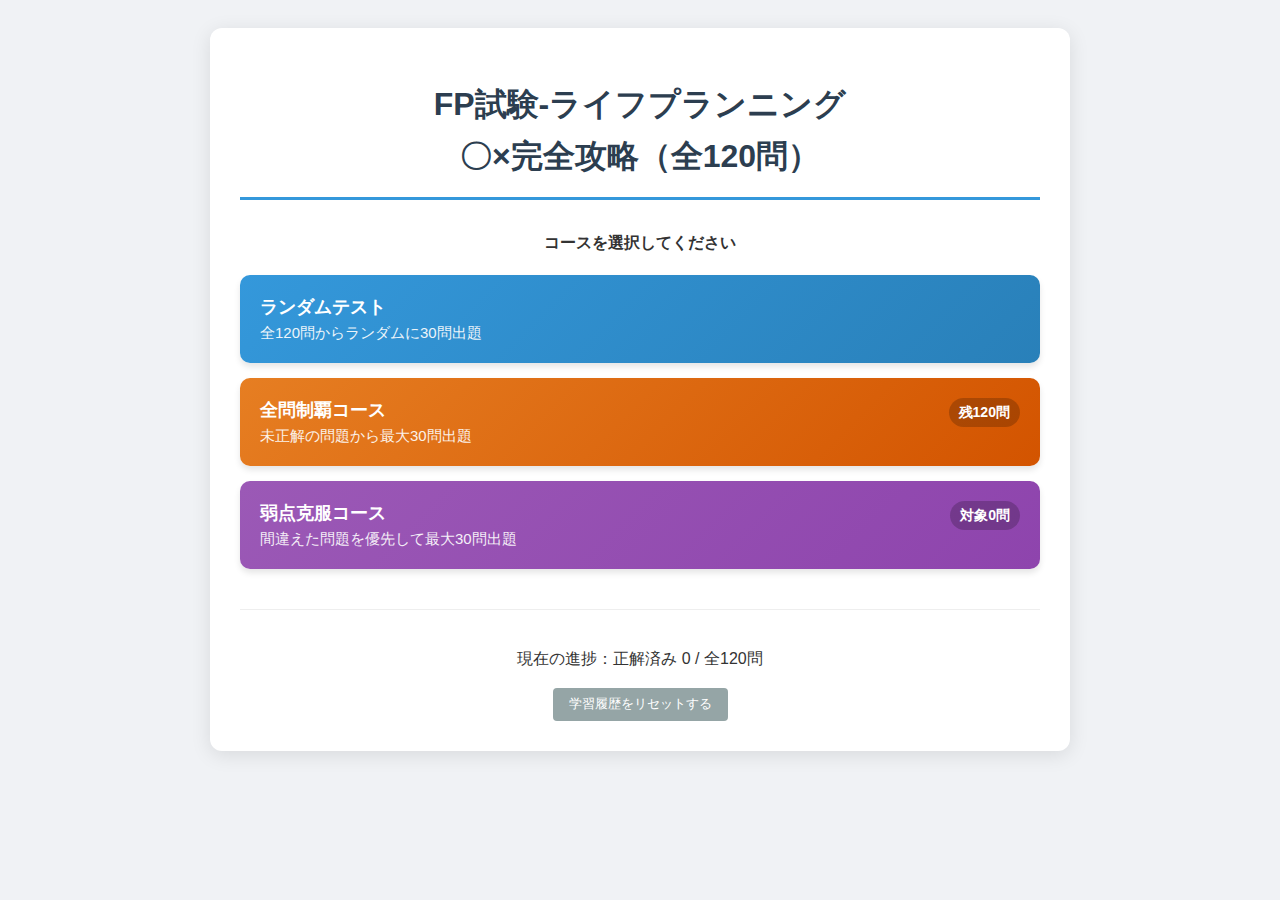
<file: fp2_Life_quiz.html>
<!DOCTYPE html>
<html lang="ja">

<head>
    <meta charset="UTF-8">
    <meta name="viewport" content="width=device-width, initial-scale=1.0">
    <title>FP試験-ライフプランニング 〇×完全攻略（全120問）</title>
    <style>
        body {
            font-family: "Helvetica Neue", Arial, sans-serif;
            background-color: #f0f2f5;
            color: #333;
            line-height: 1.6;
            padding: 20px;
        }

        .container {
            max-width: 800px;
            margin: 0 auto;
            background: #fff;
            padding: 30px;
            border-radius: 12px;
            box-shadow: 0 4px 20px rgba(0, 0, 0, 0.1);
        }

        h1 {
            text-align: center;
            color: #2c3e50;
            border-bottom: 3px solid #3498db;
            padding-bottom: 15px;
            margin-bottom: 30px;
        }

        /* メニュー画面 */
        .menu-grid {
            display: grid;
            grid-template-columns: 1fr;
            gap: 15px;
            margin-bottom: 20px;
        }

        .menu-btn {
            padding: 20px;
            border: none;
            border-radius: 10px;
            font-size: 1.1em;
            font-weight: bold;
            cursor: pointer;
            color: white;
            transition: 0.2s;
            box-shadow: 0 4px 6px rgba(0, 0, 0, 0.1);
            text-align: left;
            position: relative;
        }

        .menu-btn:hover {
            transform: translateY(-2px);
            opacity: 0.95;
        }

        .menu-desc {
            font-size: 0.85em;
            font-weight: normal;
            display: block;
            margin-top: 5px;
            opacity: 0.9;
        }

        .menu-badge {
            position: absolute;
            right: 20px;
            top: 20px;
            background: rgba(0, 0, 0, 0.2);
            padding: 5px 10px;
            border-radius: 20px;
            font-size: 0.8em;
        }

        .btn-random {
            background: linear-gradient(135deg, #3498db, #2980b9);
        }

        .btn-all {
            background: linear-gradient(135deg, #e67e22, #d35400);
        }

        .btn-weak {
            background: linear-gradient(135deg, #9b59b6, #8e44ad);
        }

        /* クイズ画面 */
        .status-bar {
            display: flex;
            justify-content: space-between;
            margin-bottom: 20px;
            font-weight: bold;
            color: #7f8c8d;
            background: #ecf0f1;
            padding: 10px;
            border-radius: 8px;
        }

        .question-box {
            font-size: 1.25em;
            font-weight: bold;
            margin: 30px 0;
            min-height: 100px;
            padding: 0 10px;
        }

        .source-tag {
            display: inline-block;
            background: #e0f7fa;
            color: #006064;
            padding: 5px 10px;
            border-radius: 4px;
            font-size: 0.85em;
            margin-bottom: 10px;
            font-weight: bold;
        }

        .options {
            display: flex;
            gap: 20px;
            justify-content: center;
            margin-bottom: 30px;
        }

        .ans-btn {
            padding: 15px 50px;
            font-size: 1.5em;
            border: none;
            border-radius: 50px;
            cursor: pointer;
            color: white;
            font-weight: bold;
            transition: 0.2s;
            width: 120px;
        }

        .btn-o {
            background-color: #27ae60;
            box-shadow: 0 4px #1e8449;
        }

        .btn-x {
            background-color: #c0392b;
            box-shadow: 0 4px #922b21;
        }

        .ans-btn:active {
            transform: translateY(4px);
            box-shadow: none;
        }

        .result-area {
            margin-top: 20px;
            padding: 20px;
            border-radius: 8px;
            display: none;
            animation: fadeIn 0.3s;
        }

        .correct-msg {
            background-color: #d4edda;
            color: #155724;
            border: 1px solid #c3e6cb;
        }

        .incorrect-msg {
            background-color: #f8d7da;
            color: #721c24;
            border: 1px solid #f5c6cb;
        }

        .explanation {
            margin-top: 15px;
            font-size: 1em;
        }

        .citation {
            display: block;
            margin-top: 10px;
            font-size: 0.85em;
            color: #555;
            text-align: right;
            font-style: italic;
        }

        .btn-next {
            background-color: #34495e;
            color: white;
            width: 100%;
            padding: 15px;
            border: none;
            border-radius: 8px;
            font-size: 1.1em;
            cursor: pointer;
            margin-top: 20px;
            display: none;
        }

        /* 結果・設定 */
        .final-score {
            text-align: center;
            display: none;
        }

        .score-number {
            font-size: 4em;
            color: #e67e22;
            font-weight: bold;
            margin: 20px 0;
        }

        .history-control {
            margin-top: 40px;
            text-align: center;
            padding-top: 20px;
            border-top: 1px solid #eee;
        }

        .btn-reset {
            background: #95a5a6;
            color: white;
            border: none;
            padding: 8px 16px;
            border-radius: 4px;
            cursor: pointer;
            font-size: 0.8em;
        }

        @keyframes fadeIn {
            from {
                opacity: 0;
            }

            to {
                opacity: 1;
            }
        }
    </style>
</head>

<body>

    <div class="container">
        <h1>FP試験-ライフプランニング<br> 〇×完全攻略（全120問）</h1>

        <!-- スタート画面 -->
        <div id="start-screen">
            <p style="text-align:center; margin-bottom:20px; font-weight:bold;">コースを選択してください</p>
            <div class="menu-grid">
                <button class="menu-btn btn-random" onclick="startQuiz('random')">
                    ランダムテスト
                    <span class="menu-desc">全120問からランダムに30問出題</span>
                </button>
                <button class="menu-btn btn-all" onclick="startQuiz('conquest')">
                    全問制覇コース
                    <span class="menu-desc">未正解の問題から最大30問出題</span>
                    <span class="menu-badge" id="badge-conquest">残120問</span>
                </button>
                <button class="menu-btn btn-weak" onclick="startQuiz('weak')">
                    弱点克服コース
                    <span class="menu-desc">間違えた問題を優先して最大30問出題</span>
                    <span class="menu-badge" id="badge-weak">対象0問</span>
                </button>
            </div>
            <div class="history-control">
                <p id="history-status">進捗状況：読込中...</p>
                <button class="btn-reset" onclick="resetHistory()">学習履歴をリセットする</button>
            </div>
        </div>

        <!-- クイズ画面 -->
        <div id="quiz-interface" style="display: none;">
            <div class="status-bar">
                <span id="mode-display">モード</span>
                <span id="progress-text">残り: - 問</span>
            </div>

            <div class="source-tag" id="source-name">分野名</div>
            <div class="question-box" id="question-text"></div>

            <div class="options" id="options-area">
                <button class="ans-btn btn-o" onclick="checkAnswer(true)">〇</button>
                <button class="ans-btn btn-x" onclick="checkAnswer(false)">×</button>
            </div>

            <div class="result-area" id="result-feedback">
                <h3 id="result-title"></h3>
                <div id="result-explanation" class="explanation"></div>
                <span class="citation" id="result-citation"></span>
                <button class="btn-next" id="next-btn" onclick="nextQuestion()">次の問題へ</button>
            </div>
        </div>

        <!-- 終了画面 -->
        <div class="final-score" id="final-screen">
            <h2>セッション終了</h2>
            <p>今回の正解数</p>
            <div class="score-number" id="final-score-display">0 / 0</div>
            <p id="final-comment"></p>
            <button class="menu-btn btn-random" style="width:100%; margin-top:20px; text-align:center;"
                onclick="location.reload()">メニューに戻る</button>
        </div>
    </div>

    <script>
        // === 問題データ（全120問） ===
        const questionData = [
            // Source 1: 倫理・法規 (20問)
            { id: "s1_01", cat: "倫理・法規", q: "弁護士資格を持たないFPが、報酬を得なければ具体的な法律事務を行っても弁護士法に抵触しない。", a: false, exp: "有償・無償に関係なく、弁護士でなければ法律業務を行ってはなりません。", ref: "[1],[2]" },
            { id: "s1_02", cat: "倫理・法規", q: "税理士資格を持たないFPが、顧客の具体的な数値に基づいて確定申告書を作成するのは税理士法違反である。", a: true, exp: "具体的な税務相談や税務書類の作成は、税理士の独占業務です。", ref: "[1]" },
            { id: "s1_03", cat: "倫理・法規", q: "FPが「仮定の事例」に基づいて一般的な税額計算の仕組みを解説することは、税理士法に抵触しない。", a: true, exp: "一般論や架空の事例に基づく解説は可能です。", ref: "[2]" },
            { id: "s1_04", cat: "倫理・法規", q: "官公庁が公開している統計データを、引用元を明記した上でプランニング資料に使用することは著作権法上認められている。", a: true, exp: "国や官公庁のデータの引用は基本的に可能であり、引用元の明記がマナーです。", ref: "[2],[3]" },
            { id: "s1_05", cat: "倫理・法規", q: "マイナンバーは、顧客の同意があれば、FPが自由に収集・保管して管理することができる。", a: false, exp: "マイナンバーは法律で限定的に明記された場合（税や社会保障等）を除き、利用・保管できません。", ref: "[3]" },
            { id: "s1_06", cat: "倫理・法規", q: "顧客の利益よりもFP自身の利益を優先させることは職業倫理に反するが、違法ではないため許容される。", a: false, exp: "「顧客利益の優先」はFPの職業倫理の基本であり、絶対に行ってはいけません。", ref: "[1]" },
            { id: "s1_07", cat: "倫理・法規", q: "金融商品取引業者の登録を受けていないFPが、顧客と投資一任契約を結ぶことはできない。", a: true, exp: "投資一任契約や具体的な投資助言は、金融商品取引業者の登録が必要です。", ref: "[1]" },
            { id: "s1_08", cat: "倫理・法規", q: "社会保険労務士でないFPが、公的年金の一般的な仕組みを説明することは社労士法違反となる。", a: false, exp: "一般的な制度の説明であれば、資格がなくても可能です。", ref: "[2]" },
            { id: "s1_09", cat: "倫理・法規", q: "アカウンタビリティ（説明義務）は、顧客がプラン内容を理解し納得して選択するために重要である。", a: true, exp: "顧客が理解できないと不信感に繋がるため、説明義務は重要です。", ref: "[1]" },
            { id: "s1_10", cat: "倫理・法規", q: "保険募集人の登録を受けていないFPが、具体的な保険商品の勧誘・販売を行うことは禁止されている。", a: true, exp: "保険の募集・勧誘・販売を行うには保険募集人の登録が必要です。", ref: "[1]" },
            { id: "s1_11", cat: "倫理・法規", q: "FPは顧客の情報を守秘する義務があるが、顧客の同意があれば第三者に開示できる。", a: true, exp: "守秘義務は原則ですが、正当な理由や顧客の同意があれば開示可能です。", ref: "[4]" },
            { id: "s1_12", cat: "倫理・法規", q: "市販の書籍を著作権者に無断でコピーして、セミナー資料として大量配布することは著作権法違反である。", a: true, exp: "他人の著作物を承諾なしにコピーすることはできません。", ref: "[2]" },
            { id: "s1_13", cat: "倫理・法規", q: "マイナンバーは10桁の番号である。", a: false, exp: "マイナンバーは12桁です（法人番号は13桁）。", ref: "[3]" },
            { id: "s1_14", cat: "倫理・法規", q: "コンプライアンス（法令遵守）はFPが遵守すべき職業倫理の一つである。", a: true, exp: "法令遵守はFPの4つの職業倫理の1つです。", ref: "[4]" },
            { id: "s1_15", cat: "倫理・法規", q: "税理士法に違反する行為は、無償であれば行ってもよい。", a: false, exp: "有償・無償に関わらず、独占業務を資格なしで行ってはいけません。", ref: "[2]" },
            { id: "s1_16", cat: "倫理・法規", q: "顧客のライフデザインを聞かずに、資金面だけでプランニングを行うのが正しいFPの姿である。", a: false, exp: "顧客の価値観（ライフデザイン）に基づいた設計が必要です。", ref: "[5]" },
            { id: "s1_17", cat: "倫理・法規", q: "金融商品の一般的な説明や景気動向の解説は、資格がなくても可能である。", a: true, exp: "一般論の説明は可能ですが、投資判断に係る助言はできません。", ref: "[2]" },
            { id: "s1_18", cat: "倫理・法規", q: "マイナンバーカードには、健康保険証としての機能を持たせることができる。", a: true, exp: "マイナ保険証としての利用が進められています。", ref: "[3]" },
            { id: "s1_19", cat: "倫理・法規", q: "顧客への説明義務において、顧客が理解できない専門用語を多用しても問題ない。", a: false, exp: "顧客が理解できるように説明する必要があります。", ref: "[1]" },
            { id: "s1_20", cat: "倫理・法規", q: "FP業務において、関連法規（弁護士法、税理士法など）を知らなかったとしても免責される。", a: false, exp: "法令遵守はFPの義務であり、知らなかったでは済まされません。", ref: "[1]" },

            // Source 2: ライフプラン・係数 (20問)
            { id: "s2_01", cat: "ライフプラン", q: "ライフプランニングとは、ライフデザインに基づき経済的な面を中心とした生涯設計を行うことである。", a: true, exp: "価値観（ライフデザイン）に基づき、お金の面からプランを立てることです。", ref: "[5]" },
            { id: "s2_02", cat: "ライフプラン", q: "人生の三大資金とは、「教育資金」「住宅購入資金」「老後資金」のことである。", a: true, exp: "これらは人生で特にお金がかかるため、三大資金と呼ばれます。", ref: "[6]" },
            { id: "s2_03", cat: "ライフプラン", q: "キャッシュフロー表の「年間収支」には、額面の年収をそのまま記入する。", a: false, exp: "年間収支には「可処分所得（手取り金額）」を記入するのが一般的です。", ref: "[7]" },
            { id: "s2_04", cat: "ライフプラン", q: "個人のバランスシートにおいて、「純資産」は「資産合計 － 負債合計」で算出される。", a: true, exp: "資産から負債を引いた差額が純資産となります。", ref: "[7]" },
            { id: "s2_05", cat: "ライフプラン", q: "バランスシートの作成において、資産の価値は購入時の価格（取得原価）で記入する。", a: false, exp: "バランスシートは作成時点の価格（時価評価額）で記入します。", ref: "[7]" },
            { id: "s2_06", cat: "ライフプラン", q: "現在の手元資金を複利運用した場合、将来いくらになるかを計算するには「終価係数」を使用する。", a: true, exp: "元本が将来いくらになるか求めるには終価係数を使います。", ref: "[8]" },
            { id: "s2_07", cat: "ライフプラン", q: "将来の目標金額を達成するために、現在いくらの元本が必要かを計算するには「現価係数」を使用する。", a: true, exp: "将来の額から現在の元本を逆算するのは現価係数です。", ref: "[8]" },
            { id: "s2_08", cat: "ライフプラン", q: "住宅ローンの毎月の返済額を計算する際に使用する係数は「資本回収係数」である。", a: true, exp: "借入額から毎回の返済額を求めるには資本回収係数を使います。", ref: "[9]" },
            { id: "s2_09", cat: "ライフプラン", q: "老後資金として30年後に2000万円を貯めたい場合、毎年いくら積み立てるべきか計算するには「減債基金係数」を使用する。", a: true, exp: "将来の目標額から毎年の積立額を求めるのは減債基金係数です。", ref: "[9]" },
            { id: "s2_10", cat: "ライフプラン", q: "毎年一定額を受け取るために、現在いくらの元本が必要かを計算するのは「年金終価係数」である。", a: false, exp: "元本（原資）を計算するのは「年金現価係数」です。年金終価係数は積立の将来額計算です。", ref: "[8]" },
            { id: "s2_11", cat: "ライフプラン", q: "可処分所得は、年収から社会保険料と所得税・住民税を差し引いて計算する。", a: true, exp: "いわゆる手取り金額の計算式です。", ref: "[7]" },
            { id: "s2_12", cat: "ライフプラン", q: "キャッシュフロー表を作成する際、物価上昇率や変動率は考慮しないのが一般的である。", a: false, exp: "物価上昇や金利に合わせて変動率を加味するのが一般的です。", ref: "[7]" },
            { id: "s2_13", cat: "ライフプラン", q: "ライフイベント表は、将来の出来事を時系列に並べて表にしたものである。", a: true, exp: "家族の年齢や予定イベントを時系列で整理した表です。", ref: "[6]" },
            { id: "s2_14", cat: "ライフプラン", q: "「100万円を年利3%で10年運用したらいくら？」という計算には資本回収係数を使う。", a: false, exp: "これは「終価係数」を使います。", ref: "[8]" },
            { id: "s2_15", cat: "ライフプラン", q: "バランスシートの左側には「負債」、右側には「資産」を記入する。", a: false, exp: "左側に資産、右側に負債と純資産を記入します。", ref: "[7]" },
            { id: "s2_16", cat: "ライフプラン", q: "ライフデザインとは、個々人の価値観に応じた生き方の構想のことである。", a: true, exp: "どのような人生を送りたいかという価値観や構想のことです。", ref: "[5]" },
            { id: "s2_17", cat: "ライフプラン", q: "年金現価係数は、将来の一定期間、毎年一定額を受け取るための原資を計算する係数である。", a: true, exp: "取り崩し受取のための元本計算に使います。", ref: "[8]" },
            { id: "s2_18", cat: "ライフプラン", q: "教育資金は人生の三大資金には含まれない。", a: false, exp: "教育資金、住宅購入資金、老後資金が三大資金です。", ref: "[6]" },
            { id: "s2_19", cat: "ライフプラン", q: "キャッシュフロー表において、貯蓄残高がマイナスになることは許容される。", a: false, exp: "マイナスになる場合は家計が破綻しているため、プランの見直しが必要です。", ref: "[7]" },
            { id: "s2_20", cat: "ライフプラン", q: "資本回収係数は、年金の受取額計算だけでなく、住宅ローンの返済額計算にも使える。", a: true, exp: "元本を取り崩す（または返済する）場合の毎回の額を求める係数として共通です。", ref: "[9]" },

            // Source 3: 社会保険 (20問)
            { id: "s3_01", cat: "社会保険", q: "健康保険の被扶養者になるための年収要件は、原則として130万円未満である。", a: true, exp: "いわゆる「130万円の壁」です。60歳以上等は180万円未満です。", ref: "[10]" },
            { id: "s3_02", cat: "社会保険", q: "健康保険の標準報酬月額は1等級から50等級まで区分されている。", a: true, exp: "健康保険は50等級、厚生年金は32等級です。", ref: "[11]" },
            { id: "s3_03", cat: "社会保険", q: "傷病手当金は、業務上の事由による病気やケガの場合に支給される。", a: false, exp: "傷病手当金は「業務外」が対象です。業務上は労災保険がカバーします。", ref: "[12]" },
            { id: "s3_04", cat: "社会保険", q: "傷病手当金の支給を受けるには、連続して3日以上休業し、4日目からが対象となる。", a: true, exp: "「待機期間3日」を経て、4日目から支給されます。", ref: "[13]" },
            { id: "s3_05", cat: "社会保険", q: "国民健康保険には「被扶養者」の制度があり、専業主婦は保険料を払う必要がない。", a: false, exp: "国民健康保険には被扶養者の概念はなく、全員が被保険者となります。", ref: "[14]" },
            { id: "s3_06", cat: "社会保険", q: "介護保険の第2号被保険者（40歳以上65歳未満）は、原因を問わず要介護状態になれば給付を受けられる。", a: false, exp: "第2号は「老化を原因とする特定疾病」の場合のみ給付対象です。", ref: "[15]" },
            { id: "s3_07", cat: "社会保険", q: "労災保険の保険料は、事業主と労働者が折半して負担する。", a: false, exp: "労災保険料は「全額事業主負担」です。", ref: "[16]" },
            { id: "s3_08", cat: "社会保険", q: "雇用保険の基本手当について、自己都合退職の場合、給付制限期間がある。", a: true, exp: "自己都合退職の場合は、待機期間に加え給付制限期間があります。", ref: "[17]" },
            { id: "s3_09", cat: "社会保険", q: "育児休業給付金は、休業開始から180日までは賃金の67%が支給される。", a: true, exp: "最初の6ヶ月は67%、それ以降は50%です。", ref: "[18]" },
            { id: "s3_10", cat: "社会保険", q: "健康保険の任意継続被保険者となる申請期限は、退職日の翌日から20日以内である。", a: true, exp: "20日以内の申請が必要です。", ref: "[19]" },
            { id: "s3_11", cat: "社会保険", q: "協会けんぽの保険料は労使折半である。", a: true, exp: "協会けんぽは折半ですが、組合健保は規約により事業主負担を増やせます。", ref: "[11]" },
            { id: "s3_12", cat: "社会保険", q: "出産育児一時金の支給額は、原則として児1人につき50万円である。", a: true, exp: "現在は50万円支給されます。", ref: "[13]" },
            { id: "s3_13", cat: "社会保険", q: "75歳以上の者は、原則として後期高齢者医療制度の被保険者となる。", a: true, exp: "75歳以上、または65歳以上の障害認定者は後期高齢者医療制度に移行します。", ref: "[14]" },
            { id: "s3_14", cat: "社会保険", q: "介護保険の第1号被保険者は65歳以上の者である。", a: true, exp: "65歳以上が第1号、40歳以上65歳未満が第2号です。", ref: "[15]" },
            { id: "s3_15", cat: "社会保険", q: "高額療養費制度における自己負担限度額は、所得に関わらず一律である。", a: false, exp: "所得区分によって自己負担限度額は異なります。", ref: "[12]" },
            { id: "s3_16", cat: "社会保険", q: "雇用保険の適用除外となるのは、法人の役員や個人事業主などである。", a: true, exp: "これらは労働者ではないため対象外です。", ref: "[20]" },
            { id: "s3_17", cat: "社会保険", q: "傷病手当金の支給期間は、支給開始日から通算して1年6ヶ月である。", a: true, exp: "同じ疾病であれば通算して1年6ヶ月支給されます。", ref: "[13]" },
            { id: "s3_18", cat: "社会保険", q: "雇用保険の一般教育訓練給付金は、教育訓練経費の20%（上限10万円）が支給される。", a: true, exp: "一般教育訓練給付は20%、上限10万円です。", ref: "[21]" },
            { id: "s3_19", cat: "社会保険", q: "産前産後休業期間中の健康保険料は免除されない。", a: false, exp: "産前産後および育児休業期間中は、保険料が免除されます。", ref: "[18]" },
            { id: "s3_20", cat: "社会保険", q: "労災保険の通勤災害の治療費には、一部自己負担がある。", a: false, exp: "労災保険の療養給付では自己負担はありません（全額支給）。", ref: "[16]" },

            // Source 4: 公的年金 (20問)
            { id: "s4_01", cat: "公的年金", q: "国民年金の第3号被保険者は、自ら保険料を納付する必要がある。", a: false, exp: "第3号（扶養配偶者）は第2号の制度全体で負担するため、個別の納付は不要です。", ref: "[22]" },
            { id: "s4_02", cat: "公的年金", q: "老齢基礎年金の受給資格期間は、最低10年以上必要である。", a: true, exp: "以前は25年でしたが、現在は10年以上に短縮されています。", ref: "[23]" },
            { id: "s4_03", cat: "公的年金", q: "老齢基礎年金の満額受給には、40年（480ヶ月）の納付期間が必要である。", a: true, exp: "20歳から60歳までの40年間全期間納付で満額となります。", ref: "[24]" },
            { id: "s4_04", cat: "公的年金", q: "老齢基礎年金と老齢厚生年金は、必ず同時に繰下げ受給しなければならない。", a: false, exp: "繰下げは個別に選択可能です（繰上げは原則同時）。", ref: "[25]" },
            { id: "s4_05", cat: "公的年金", q: "障害基礎年金の等級は1級から3級まである。", a: false, exp: "障害基礎年金は1級・2級のみ。3級があるのは障害厚生年金です。", ref: "[26]" },
            { id: "s4_06", cat: "公的年金", q: "遺族基礎年金を受給できる遺族は、「子のある配偶者」または「子」に限られる。", a: true, exp: "子のない配偶者には遺族基礎年金は支給されません。", ref: "[27]" },
            { id: "s4_07", cat: "公的年金", q: "厚生年金保険料の料率は18.3%で固定されており、労使折半である。", a: true, exp: "18.3%固定で、会社と労働者が半分ずつ負担します。", ref: "[23]" },
            { id: "s4_08", cat: "公的年金", q: "加給年金は、厚生年金の被保険者期間が20年以上ある場合などに加算される。", a: true, exp: "原則20年以上の期間が必要です。配偶者や子がいる場合に加算されます。", ref: "[28]" },
            { id: "s4_09", cat: "公的年金", q: "中高齢寡婦加算は、遺族基礎年金をもらえない40歳以上の妻（要件あり）に加算される制度である。", a: true, exp: "子がいない妻などの救済措置として遺族厚生年金に加算されます。", ref: "[29]" },
            { id: "s4_10", cat: "公的年金", q: "離婚時の年金分割（3号分割）は、相手の合意がなくても請求できる。", a: true, exp: "3号分割は相手の合意不要で1/2分割を請求できます。", ref: "[25]" },
            { id: "s4_11", cat: "公的年金", q: "日本の公的年金は「二階建て構造」である。", a: true, exp: "1階が国民年金（基礎年金）、2階が厚生年金です。", ref: "[30]" },
            { id: "s4_12", cat: "公的年金", q: "国民年金保険料の納付期限は、翌月末である。", a: true, exp: "対象月の翌月末までに納付します。", ref: "[22]" },
            { id: "s4_13", cat: "公的年金", q: "老齢年金を繰上げ受給すると、年金額は一生涯減額される。", a: true, exp: "一度繰上げると、減額率は一生変わりません（0.4%/月）。", ref: "[31]" },
            { id: "s4_14", cat: "公的年金", q: "障害厚生年金は、初診日に国民年金の被保険者であった場合に支給される。", a: false, exp: "初診日に「厚生年金」の被保険者である必要があります。", ref: "[26]" },
            { id: "s4_15", cat: "公的年金", q: "遺族厚生年金の額は、死亡した人の老齢厚生年金（報酬比例部分）の4分の3である。", a: true, exp: "報酬比例部分の3/4が支給されます。", ref: "[29]" },
            { id: "s4_16", cat: "公的年金", q: "付加年金は、月額400円を納付することで、将来の年金額を増やせる制度である。", a: true, exp: "200円×納付月数が年額に加算されます。", ref: "[31]" },
            { id: "s4_17", cat: "公的年金", q: "在職老齢年金では、賃金と年金の合計が月額50万円を超えると調整が入る。", a: true, exp: "50万円を超えると、超えた額の半額が停止されます。", ref: "[25]" },
            { id: "s4_18", cat: "公的年金", q: "学生納付特例期間は、受給資格期間には含まれるが、年金額には反映されない。", a: true, exp: "追納しない限り年金額は増えません。", ref: "[32]" },
            { id: "s4_19", cat: "公的年金", q: "特別支給の老齢厚生年金は、生年月日に関わらず60歳から全員支給される。", a: false, exp: "生年月日により受給開始年齢が引き上げられており、対象外の人もいます。", ref: "[33]" },
            { id: "s4_20", cat: "公的年金", q: "寡婦年金と死亡一時金は、両方同時に受け取ることができる。", a: false, exp: "どちらか一方の選択となります。", ref: "[34]" },

            // Source 5: 企業年金・税金 (20問)
            { id: "s5_01", cat: "企業年金・税", q: "iDeCoの掛金は、全額が所得控除の対象となる。", a: true, exp: "小規模企業共済等掛金控除として全額控除され、節税効果があります。", ref: "[35]" },
            { id: "s5_02", cat: "企業年金・税", q: "国民年金第1号被保険者のiDeCoの掛金上限額は、月額68,000円である。", a: true, exp: "国民年金基金と合算して月額68,000円が上限です。", ref: "[36]" },
            { id: "s5_03", cat: "企業年金・税", q: "国民年金基金の1口目は、必ず「終身年金」を選択しなければならない。", a: true, exp: "1口目は終身年金（A型・B型）が必須です。", ref: "[36]" },
            { id: "s5_04", cat: "企業年金・税", q: "小規模企業共済の掛金は、月額70,000円が上限である。", a: true, exp: "1,000円から70,000円の範囲で500円刻みで設定可能です。", ref: "[37]" },
            { id: "s5_05", cat: "企業年金・税", q: "公的年金等の収入は非課税であり、確定申告の必要はない。", a: false, exp: "公的年金は「雑所得」として課税対象です（公的年金等控除あり）。", ref: "[35]" },
            { id: "s5_06", cat: "企業年金・税", q: "障害年金および遺族年金は、所得税の非課税所得である。", a: true, exp: "これらは社会政策上の配慮から非課税とされています。", ref: "[35]" },
            { id: "s5_07", cat: "企業年金・税", q: "中小企業退職金共済（中退共）の掛金は、全額を事業主が負担する。", a: true, exp: "従業員の負担はなく、全額事業主負担です。", ref: "[37]" },
            { id: "s5_08", cat: "企業年金・税", q: "確定拠出年金（DC）において、運用成果によって将来の受取額が変動する。", a: true, exp: "拠出額が決まっており、運用結果で給付額が変わります。", ref: "[38]" },
            { id: "s5_09", cat: "企業年金・税", q: "専業主婦（第3号被保険者）は、iDeCoに加入することができない。", a: false, exp: "現在は専業主婦も月額23,000円を上限に加入可能です。", ref: "[38]" },
            { id: "s5_10", cat: "企業年金・税", q: "年金を受け取る権利（受給権）は、5年で時効にかかる。", a: true, exp: "5年前まで遡って請求可能ですが、それ以前は時効となります。", ref: "[35]" },
            { id: "s5_11", cat: "企業年金・税", q: "厚生年金基金は、現在も新規設立が可能である。", a: false, exp: "平成26年以降新設できず、他の制度への移行が進んでいます。", ref: "[39]" },
            { id: "s5_12", cat: "企業年金・税", q: "確定給付企業年金（DB）は、将来の給付額が約束されている。", a: true, exp: "給付内容が確定しているのがDBの特徴です。", ref: "[39]" },
            { id: "s5_13", cat: "企業年金・税", q: "企業型DCのマッチング拠出では、事業主掛金を超えて従業員が拠出できる。", a: false, exp: "事業主掛金の範囲内でしか拠出できません。", ref: "[39]" },
            { id: "s5_14", cat: "企業年金・税", q: "iDeCoは、原則として60歳まで資産を引き出せない。", a: true, exp: "老後資金目的のため、途中引き出し制限があります。", ref: "[38]" },
            { id: "s5_15", cat: "企業年金・税", q: "iDeCoの運営主体は、各企業である。", a: false, exp: "iDeCoの運営主体は国民年金基金連合会です。", ref: "[36]" },
            { id: "s5_16", cat: "企業年金・税", q: "国民年金基金は、付加年金と同時に加入できる。", a: false, exp: "国民年金基金と付加年金は重複加入できません。", ref: "[36]" },
            { id: "s5_17", cat: "企業年金・税", q: "小規模企業共済は、会社役員も加入できる。", a: true, exp: "個人事業主だけでなく、小規模企業の役員も加入可能です。", ref: "[37]" },
            { id: "s5_18", cat: "企業年金・税", q: "ねんきん定期便は、毎年誕生月に送付される。", a: true, exp: "年金記録を確認するために毎年届きます。", ref: "[35]" },
            { id: "s5_19", cat: "企業年金・税", q: "年金の受給には裁定請求が必要である。", a: true, exp: "自動的には支払われないため、請求手続きが必要です。", ref: "[35]" },
            { id: "s5_20", cat: "企業年金・税", q: "公的年金等控除額は、年齢に関わらず一律である。", a: false, exp: "65歳未満か以上かなどで控除額が異なります。", ref: "[35]" },

            // Source 6: 資金計画・ローン (20問)
            { id: "s6_01", cat: "資金・ローン", q: "住宅ローン「フラット35」を利用する場合、保証料および保証人が必要である。", a: false, exp: "フラット35は保証人・保証料ともに不要です。", ref: "[40]" },
            { id: "s6_02", cat: "資金・ローン", q: "フラット35の融資対象となるマンションは、専有面積が30㎡以上である必要がある。", a: true, exp: "戸建ては70㎡以上、マンションは30㎡以上が要件です。", ref: "[40]" },
            { id: "s6_03", cat: "資金・ローン", q: "住宅ローンの繰上げ返済において、利息軽減効果が高いのは「返済額軽減型」である。", a: false, exp: "期間を短くする「期間短縮型」の方が、利息軽減効果は高いです。", ref: "[41]" },
            { id: "s6_04", cat: "資金・ローン", q: "住宅ローンを組む際、一般的に物件価格の20%程度の頭金を用意することが推奨される。", a: true, exp: "残金についてローンを組むのが一般的です。", ref: "[42]" },
            { id: "s6_05", cat: "資金・ローン", q: "財形住宅貯蓄は、元利合計550万円までの利子が非課税となる制度である。", a: true, exp: "財形年金貯蓄と合算して550万円まで非課税です。", ref: "[42]" },
            { id: "s6_06", cat: "資金・ローン", q: "元利均等返済は、毎回の返済額（元金＋利息）が一定になる返済方法である。", a: true, exp: "返済計画が立てやすいですが、当初は利息割合が高くなります。", ref: "[43]" },
            { id: "s6_07", cat: "資金・ローン", q: "日本学生支援機構の奨学金のうち、第1種奨学金は利息が付くタイプである。", a: false, exp: "第1種は無利子、第2種は有利子です。", ref: "[44]" },
            { id: "s6_08", cat: "資金・ローン", q: "企業が株式や社債を発行して資金調達する方法を「間接金融」という。", a: false, exp: "市場から直接調達するのは「直接金融」です。銀行借入などが間接金融です。", ref: "[45]" },
            { id: "s6_09", cat: "資金・ローン", q: "デビットカードは、利用と同時に銀行口座から代金が引き落とされるカードである。", a: true, exp: "即時決済が特徴で、原則審査もありません。", ref: "[46]" },
            { id: "s6_10", cat: "資金・ローン", q: "フラット35は、全期間固定金利の住宅ローンである。", a: true, exp: "完済まで金利が変わらないのが特徴です。", ref: "[43]" },
            { id: "s6_11", cat: "資金・ローン", q: "住宅ローンの変動金利型は、原則として半年に一回金利が見直される。", a: true, exp: "市場金利に合わせて半年ごとに見直されます。", ref: "[42]" },
            { id: "s6_12", cat: "資金・ローン", q: "元金均等返済は、返済当初の返済額が最も多く、徐々に減っていく。", a: true, exp: "元金が一定で利息が減っていくため、総返済額は元利均等より少なくなります。", ref: "[43]" },
            { id: "s6_13", cat: "資金・ローン", q: "財形住宅融資の融資限度額は、財形貯蓄残高の10倍（最大4000万円）である。", a: true, exp: "残高の10倍まで融資を受けられます。", ref: "[43]" },
            { id: "s6_14", cat: "資金・ローン", q: "フラット35の年収基準（返済負担率）は、年収400万円未満の場合は30%以下である。", a: true, exp: "400万円以上の場合は35%以下となります。", ref: "[40]" },
            { id: "s6_15", cat: "資金・ローン", q: "国の教育ローン（教育一般貸付）の融資限度額は、原則350万円である。", a: true, exp: "海外留学など一定の場合は450万円です。", ref: "[44]" },
            { id: "s6_16", cat: "資金・ローン", q: "日本学生支援機構の給付型奨学金は、返済義務がない。", a: true, exp: "給付型は返さなくて良い奨学金です。", ref: "[44]" },
            { id: "s6_17", cat: "資金・ローン", q: "ファクタリングとは、企業の売掛金を期日前に資金化する調達方法である。", a: true, exp: "売掛債権を売却して現金化する手法です。", ref: "[45]" },
            { id: "s6_18", cat: "資金・ローン", q: "クラウドファンディングは、不特定多数の人から資金を集める調達方法である。", a: true, exp: "ネットを通じて広く資金を募る方法です。", ref: "[45]" },
            { id: "s6_19", cat: "資金・ローン", q: "クレジットカードのリボ払いは、毎月の支払額を一定にするが手数料はかからない。", a: false, exp: "リボ払いは手数料（金利相当）が発生します。", ref: "[46]" },
            { id: "s6_20", cat: "資金・ローン", q: "学資保険は、契約者（親）に万一のことがあった場合、保険料払込が免除されるのが一般的だ。", a: true, exp: "親の死亡等で保険料が免除され、学資年金は予定通り受け取れます。", ref: "[41]" }
        ];

        // === システム変数 ===
        let currentQuizSet = [];
        let currentIndex = 0;
        let correctCount = 0;
        let currentMode = "";

        // 履歴管理（ローカルストレージ）
        function getHistory() {
            const stored = localStorage.getItem('fp2_master_history');
            return stored ? JSON.parse(stored) : {};
        }

        // 履歴保存：{ id: boolean(正解ならtrue, 不正解ならfalse) }
        function saveHistory(questionId, isCorrect) {
            const history = getHistory();
            // 一度「正解(true)」になったら、後で間違えてもtrueのまま（制覇扱い）にする場合
            // 今回は「弱点」を判定したいので、最新の結果で上書きするロジックにします。
            // ただし「全問制覇」判定のため、一度trueになったフラグは保持したいニーズもあります。
            // ここではシンプルに「最新の結果」を保存しつつ、別途「mastered」リストを持つか、
            // あるいは「一度でも正解したらtrue」方式にします。
            // ユーザー要望の「弱点克服」＝「間違えた問題」なので、
            // history[id] === true (正解済み), false (間違えた), undefined (未回答) とします。

            if (history[questionId] !== true) { // 既に正解済みでなければ更新
                history[questionId] = isCorrect;
            } else if (!isCorrect) {
                // 正解済みでも今回間違えたら「弱点」に戻す？
                // 一般的な「制覇」モードでは一度正解すればOKですが、
                // 復習の意味で「今回間違えたらfalse」に上書きします。
                history[questionId] = false;
            }

            localStorage.setItem('fp2_master_history', JSON.stringify(history));
            updateStatus();
        }

        function resetHistory() {
            if (confirm("学習履歴をすべて削除しますか？")) {
                localStorage.removeItem('fp2_master_history');
                updateStatus();
                alert("履歴をリセットしました。");
            }
        }

        function updateStatus() {
            const history = getHistory();
            const allIds = questionData.map(q => q.id);

            // 正解済み（制覇）数
            const masteredCount = allIds.filter(id => history[id] === true).length;

            // 弱点数（一度解いてfalseのもの）
            const weakCount = allIds.filter(id => history[id] === false).length;

            // 未回答数
            const untouchedCount = allIds.filter(id => history[id] === undefined).length;

            document.getElementById('badge-conquest').textContent = `残${120 - masteredCount}問`;
            document.getElementById('badge-weak').textContent = `対象${weakCount}問`;
            document.getElementById('history-status').textContent = `現在の進捗：正解済み ${masteredCount} / 全120問`;
        }

        // === クイズ開始処理 ===
        function startQuiz(mode) {
            currentMode = mode;
            const history = getHistory();
            let pool = [...questionData]; // 全問コピー

            if (mode === 'random') {
                // 全問からランダムに30問
                pool = shuffleArray(pool).slice(0, 30);
                document.getElementById('mode-display').textContent = "ランダムテスト (30問)";

            } else if (mode === 'conquest') {
                // 未正解（false または undefined）の問題のみ抽出
                pool = pool.filter(q => history[q.id] !== true);

                if (pool.length === 0) {
                    alert("おめでとうございます！全問制覇済みです。ランダムモードで復習しましょう。");
                    return;
                }
                // ランダムに並べて最大30問
                pool = shuffleArray(pool).slice(0, 30);
                document.getElementById('mode-display').textContent = `全問制覇コース (${pool.length}問)`;

            } else if (mode === 'weak') {
                // 間違えた問題（false）を抽出
                let weakPool = pool.filter(q => history[q.id] === false);

                if (weakPool.length === 0) {
                    // 弱点がない場合
                    if (Object.keys(history).length === 0) {
                        alert("まだ履歴がありません。まずは他のコースで学習しましょう。");
                        return;
                    } else {
                        alert("現在、弱点（不正解）となっている問題はありません！");
                        return;
                    }
                }
                // 最大30問
                pool = shuffleArray(weakPool).slice(0, 30);
                document.getElementById('mode-display').textContent = `弱点克服コース (${pool.length}問)`;
            }

            currentQuizSet = pool;
            currentIndex = 0;
            correctCount = 0;

            // 画面切り替え
            document.getElementById('start-screen').style.display = 'none';
            document.getElementById('quiz-interface').style.display = 'block';
            document.getElementById('final-screen').style.display = 'none';

            showQuestion();
        }

        function showQuestion() {
            const qData = currentQuizSet[currentIndex];
            document.getElementById('progress-text').textContent = `残り: ${currentQuizSet.length - currentIndex} 問`;
            document.getElementById('source-name').textContent = qData.cat;
            document.getElementById('question-text').textContent = qData.q;

            document.getElementById('options-area').style.display = 'flex';
            document.getElementById('result-feedback').style.display = 'none';
            document.getElementById('next-btn').style.display = 'none';
        }

        function checkAnswer(userAnswer) {
            const qData = currentQuizSet[currentIndex];
            const isCorrect = (userAnswer === qData.a);

            // 履歴保存
            saveHistory(qData.id, isCorrect);

            const resultTitle = document.getElementById('result-title');
            const resultExp = document.getElementById('result-explanation');
            const resultRef = document.getElementById('result-citation');
            const resultBox = document.getElementById('result-feedback');

            document.getElementById('options-area').style.display = 'none';
            resultBox.style.display = 'block';
            document.getElementById('next-btn').style.display = 'block';

            if (isCorrect) {
                correctCount++;
                resultTitle.textContent = "正解！";
                resultBox.className = "result-area correct-msg";
            } else {
                resultTitle.textContent = "不正解...";
                resultBox.className = "result-area incorrect-msg";
            }

            const answerStr = qData.a ? "〇" : "×";
            resultExp.innerHTML = `<strong>正解：${answerStr}</strong><br>${qData.exp}`;
            resultRef.textContent = `出典: ${qData.ref}`;
        }

        function nextQuestion() {
            currentIndex++;
            if (currentIndex < currentQuizSet.length) {
                showQuestion();
            } else {
                showFinalResult();
            }
        }

        function showFinalResult() {
            document.getElementById('quiz-interface').style.display = 'none';
            document.getElementById('final-screen').style.display = 'block';

            document.getElementById('final-score-display').textContent = `${correctCount} / ${currentQuizSet.length}`;

            const comment = document.getElementById('final-comment');
            const percentage = (correctCount / currentQuizSet.length) * 100;

            if (percentage === 100) {
                comment.textContent = "満点です！完璧ですね！";
                comment.style.color = "#27ae60";
            } else if (percentage >= 80) {
                comment.textContent = "素晴らしい成績です！";
                comment.style.color = "#2980b9";
            } else {
                comment.textContent = "復習して弱点を克服しましょう。";
                comment.style.color = "#c0392b";
            }

            // 履歴表示更新
            updateStatus();
        }

        function shuffleArray(array) {
            for (let i = array.length - 1; i > 0; i--) {
                const j = Math.floor(Math.random() * (i + 1));
                [array[i], array[j]] = [array[j], array[i]];
            }
            return array;
        }

        // 初期化
        window.onload = updateStatus;

    </script>

</body>

</html>
</file>
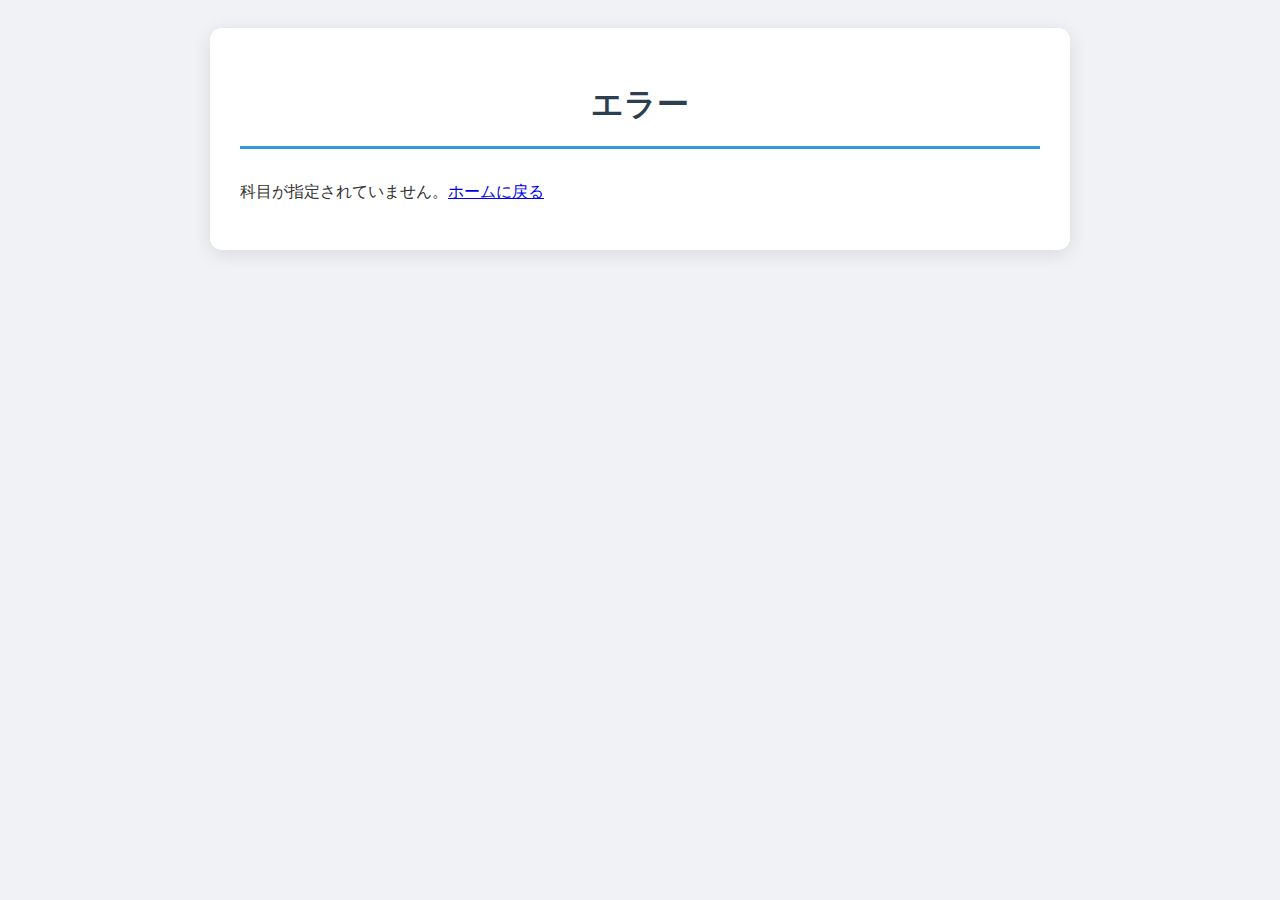
<file: fp2_quiz_master.html>
<!DOCTYPE html>
<html lang="ja">

<head>
    <meta charset="UTF-8">
    <meta name="viewport" content="width=device-width, initial-scale=1.0">
    <title>FP試験 〇×完全攻略</title>
    <link rel="stylesheet" href="fp2_quiz.css">
</head>

<body>

    <div class="container">
        <!-- Title will be updated by JS -->
        <h1 id="page-title">FP試験<br> 〇×完全攻略（全120問）</h1>

        <!-- スタート画面 -->
        <div id="start-screen">
            <div style="text-align: left; margin-bottom: 10px;">
                <a href="index.html"
                    style="text-decoration: none; color: #7f8c8d; font-weight: bold; font-size: 1.1em;">&larr;
                    ホームに戻る</a>
            </div>
            <p style="text-align:center; margin-bottom:20px; font-weight:bold;">コースを選択してください</p>
            <div class="menu-grid">
                <button class="menu-btn btn-random" onclick="startQuiz('random')">
                    ランダムテスト
                    <span class="menu-desc">全120問からランダムに30問出題</span>
                </button>
                <button class="menu-btn btn-all" onclick="startQuiz('conquest')">
                    全問制覇コース
                    <span class="menu-desc">未正解の問題から最大30問出題</span>
                    <span class="menu-badge" id="badge-conquest">残120問</span>
                </button>
                <button class="menu-btn btn-weak" onclick="startQuiz('weak')">
                    弱点克服コース
                    <span class="menu-desc">間違えた問題を優先して最大30問出題</span>
                    <span class="menu-badge" id="badge-weak">対象0問</span>
                </button>
            </div>
            <div class="history-control">
                <p id="history-status">進捗状況：読込中...</p>
                <button class="btn-reset" onclick="resetHistory()">学習履歴をリセットする</button>
            </div>
        </div>

        <!-- クイズ画面 -->
        <div id="quiz-interface" style="display: none;">
            <div class="status-bar">
                <span id="mode-display">モード</span>
                <span id="progress-text">残り: - 問</span>
            </div>

            <div class="source-tag" id="source-name">分野名</div>
            <div class="question-box" id="question-text"></div>

            <div class="options" id="options-area">
                <button class="ans-btn btn-o" onclick="checkAnswer(true)">〇</button>
                <button class="ans-btn btn-x" onclick="checkAnswer(false)">×</button>
            </div>

            <div class="result-area" id="result-feedback">
                <h3 id="result-title"></h3>
                <div id="result-explanation" class="explanation"></div>
                <span class="citation" id="result-citation"></span>
                <button class="btn-next" id="next-btn" onclick="nextQuestion()">次の問題へ</button>
            </div>
        </div>

        <!-- 終了画面 -->
        <div class="final-score" id="final-screen">
            <h2>セッション終了</h2>
            <p>今回の正解数</p>
            <div class="score-number" id="final-score-display">0 / 0</div>
            <p id="final-comment"></p>
            <button class="menu-btn btn-random" style="width:100%; margin-top:20px; text-align:center;"
                onclick="location.reload()">メニューに戻る</button>
            <button class="menu-btn"
                style="width:100%; margin-top:10px; text-align:center; background-color: #95a5a6; color: white;"
                onclick="location.href='index.html'">ホームに戻る</button>
        </div>
    </div>

    <!-- Script to handle dynamic loading and quiz logic -->
    <script>
        // === 初期設定・パラメータ解析 ===
        const params = new URLSearchParams(window.location.search);
        const subject = params.get('subject');

        let historyKey = 'fp2_master_history'; // Default
        let scriptSrc = '';

        if (subject === 'life') {
            document.title = "FP試験-ライフプランニング 〇×完全攻略";
            document.getElementById('page-title').innerHTML = "FP試験-ライフプランニング<br> 〇×完全攻略（全120問）";
            historyKey = 'fp2_Life_history';
            scriptSrc = 'fp2_Life_questions.js';
        } else if (subject === 'finance') {
            document.title = "FP試験-金融資産運用 〇×完全攻略";
            document.getElementById('page-title').innerHTML = "FP試験-金融資産運用<br> 〇×完全攻略（全120問）";
            historyKey = 'fp2_finance_history';
            scriptSrc = 'fp2_Finance_quiz.js';
        } else {
            // Default or Error case
            document.body.innerHTML = '<div class="container"><h1>エラー</h1><p>科目が指定されていません。<a href="index.html">ホームに戻る</a></p></div>';
            throw new Error("No subject specified");
        }

        // 動的にスクリプトをロード
        const script = document.createElement('script');
        script.src = scriptSrc;
        script.onload = () => {
            // スクリプト読み込み完了後に初期化を実行
            updateStatus();
        };
        document.body.appendChild(script);

        // === システム変数 ===
        let currentQuizSet = [];
        let currentIndex = 0;
        let correctCount = 0;
        let currentMode = "";

        // 履歴管理（ローカルストレージ）
        function getHistory() {
            const stored = localStorage.getItem(historyKey);
            return stored ? JSON.parse(stored) : {};
        }

        function saveHistory(questionId, isCorrect) {
            const history = getHistory();

            if (history[questionId] !== true) { // 既に正解済みでなければ更新
                history[questionId] = isCorrect;
            } else if (!isCorrect) {
                // 正解済みでも今回間違えたら「弱点」に戻す
                history[questionId] = false;
            }

            localStorage.setItem(historyKey, JSON.stringify(history));
            updateStatus();
        }

        function resetHistory() {
            if (confirm("学習履歴をすべて削除しますか？")) {
                localStorage.removeItem(historyKey);
                updateStatus();
                alert("履歴をリセットしました。");
            }
        }

        function updateStatus() {
            if (typeof questionData === 'undefined') return; // データ読み込み前ガード

            const history = getHistory();
            const allIds = questionData.map(q => q.id);

            // 正解済み（制覇）数
            const masteredCount = allIds.filter(id => history[id] === true).length;

            // 弱点数（一度解いてfalseのもの）
            const weakCount = allIds.filter(id => history[id] === false).length;

            // 未回答数
            const untouchedCount = allIds.filter(id => history[id] === undefined).length;

            document.getElementById('badge-conquest').textContent = `残${allIds.length - masteredCount}問`; // 全問数動的対応
            document.getElementById('badge-weak').textContent = `対象${weakCount}問`;
            document.getElementById('history-status').textContent = `現在の進捗：正解済み ${masteredCount} / 全${allIds.length}問`;
        }

        // === クイズ開始処理 ===
        function startQuiz(mode) {
            currentMode = mode;
            const history = getHistory();
            let pool = [...questionData]; // 全問コピー

            if (mode === 'random') {
                // 全問からランダムに30問
                pool = shuffleArray(pool).slice(0, 30);
                document.getElementById('mode-display').textContent = "ランダムテスト (30問)";

            } else if (mode === 'conquest') {
                // 未正解（false または undefined）の問題のみ抽出
                pool = pool.filter(q => history[q.id] !== true);

                if (pool.length === 0) {
                    alert("おめでとうございます！全問制覇済みです。ランダムモードで復習しましょう。");
                    return;
                }
                // ランダムに並べて最大30問
                pool = shuffleArray(pool).slice(0, 30);
                document.getElementById('mode-display').textContent = `全問制覇コース (${pool.length}問)`;

            } else if (mode === 'weak') {
                // 間違えた問題（false）を抽出
                let weakPool = pool.filter(q => history[q.id] === false);

                if (weakPool.length === 0) {
                    // 弱点がない場合
                    if (Object.keys(history).length === 0) {
                        alert("まだ履歴がありません。まずは他のコースで学習しましょう。");
                        return;
                    } else {
                        alert("現在、弱点（不正解）となっている問題はありません！");
                        return;
                    }
                }

                // 最大30問
                pool = shuffleArray(weakPool).slice(0, 30);
                document.getElementById('mode-display').textContent = `弱点克服コース (${pool.length}問)`;
            }

            currentQuizSet = pool;
            currentIndex = 0;
            correctCount = 0;

            // 画面切り替え
            document.getElementById('start-screen').style.display = 'none';
            document.getElementById('quiz-interface').style.display = 'block';
            document.getElementById('final-screen').style.display = 'none';

            showQuestion();
        }

        function showQuestion() {
            const qData = currentQuizSet[currentIndex];
            document.getElementById('progress-text').textContent = `残り: ${currentQuizSet.length - currentIndex} 問`;
            // sourceプロパティがない場合（Lifeの方）は cat を使う、Financeは source
            const category = qData.source || qData.cat;
            document.getElementById('source-name').textContent = category;
            document.getElementById('question-text').textContent = qData.q;

            document.getElementById('options-area').style.display = 'flex';
            document.getElementById('result-feedback').style.display = 'none';
            document.getElementById('next-btn').style.display = 'none';
        }

        function checkAnswer(userAnswer) {
            const qData = currentQuizSet[currentIndex];
            const isCorrect = (userAnswer === qData.a);

            // 履歴保存
            saveHistory(qData.id, isCorrect);

            const resultTitle = document.getElementById('result-title');
            const resultExp = document.getElementById('result-explanation');
            const resultRef = document.getElementById('result-citation');
            const resultBox = document.getElementById('result-feedback');

            document.getElementById('options-area').style.display = 'none';
            resultBox.style.display = 'block';
            document.getElementById('next-btn').style.display = 'block';

            if (isCorrect) {
                correctCount++;
                resultTitle.textContent = "正解！";
                resultBox.className = "result-area correct-msg";
            } else {
                resultTitle.textContent = "不正解...";
                resultBox.className = "result-area incorrect-msg";
            }

            const answerStr = qData.a ? "〇" : "×";
            resultExp.innerHTML = `<strong>正解：${answerStr}</strong><br>${qData.exp}`;
            resultRef.textContent = `出典: ${qData.ref}`;
        }

        function nextQuestion() {
            currentIndex++;
            if (currentIndex < currentQuizSet.length) {
                showQuestion();
            } else {
                showFinalResult();
            }
        }

        function showFinalResult() {
            document.getElementById('quiz-interface').style.display = 'none';
            document.getElementById('final-screen').style.display = 'block';

            document.getElementById('final-score-display').textContent = `${correctCount} / ${currentQuizSet.length}`;

            const comment = document.getElementById('final-comment');
            const percentage = (correctCount / currentQuizSet.length) * 100;

            if (percentage === 100) {
                comment.textContent = "満点です！完璧ですね！";
                comment.style.color = "#27ae60";
            } else if (percentage >= 80) {
                comment.textContent = "素晴らしい成績です！";
                comment.style.color = "#2980b9";
            } else {
                comment.textContent = "復習して弱点を克服しましょう。";
                comment.style.color = "#c0392b";
            }

            // 履歴表示更新
            updateStatus();
        }

        function shuffleArray(array) {
            for (let i = array.length - 1; i > 0; i--) {
                const j = Math.floor(Math.random() * (i + 1));
                [array[i], array[j]] = [array[j], array[i]];
            }
            return array;
        }

    </script>

</body>

</html>
</file>
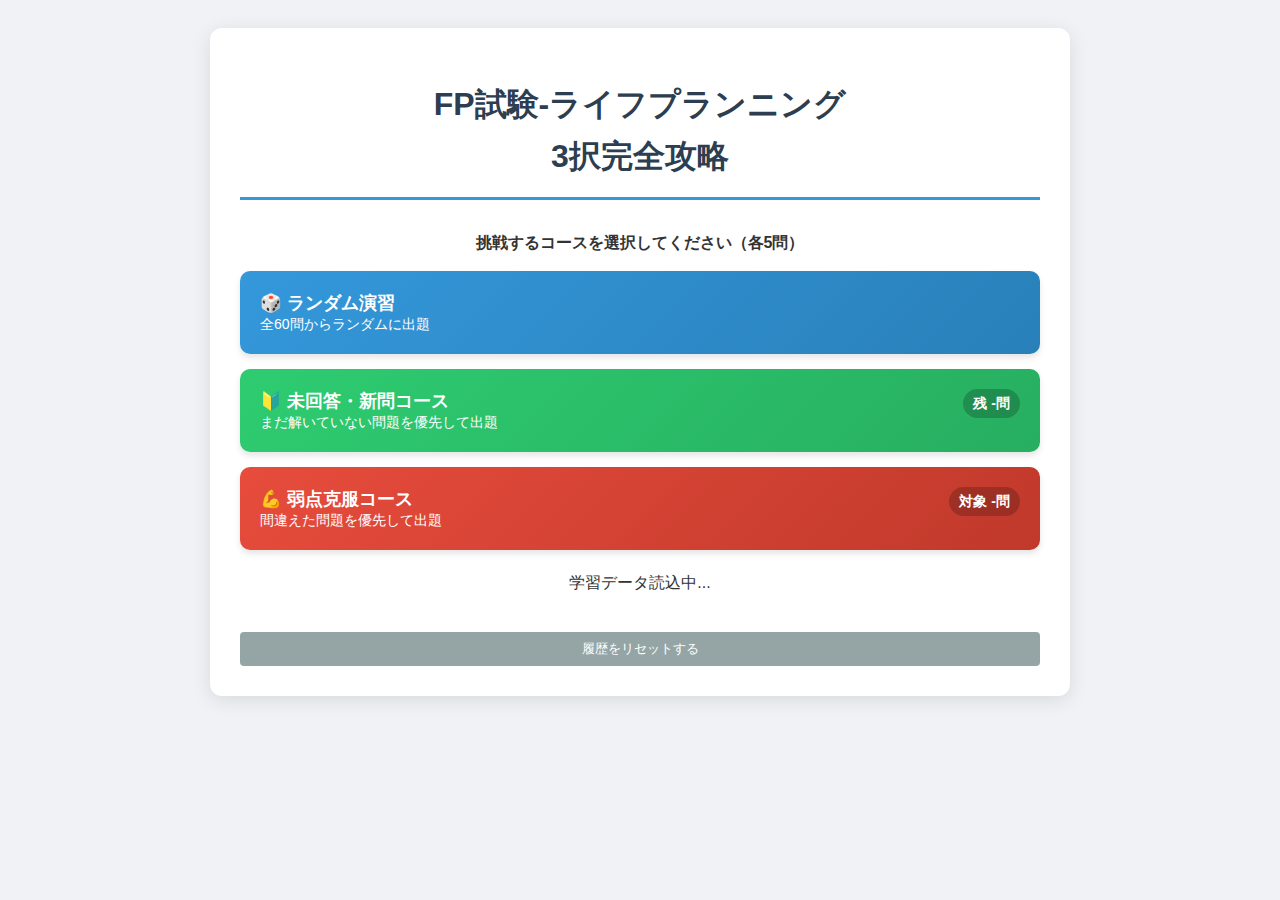
<file: FP3_3taku/fp3_3taku_Life_quiz.html>
<!DOCTYPE html>
<html lang="ja">

<head>
    <meta charset="UTF-8">
    <meta name="viewport" content="width=device-width, initial-scale=1.0">
    <title>FP試験 3択完全攻略</title>
    <link rel="stylesheet" href="fp3_3taku.css">
</head>

<body>

    <div class="container">
        <h1>FP試験-ライフプランニング<br>3択完全攻略</h1>

        <!-- スタート画面 -->
        <div id="start-screen">
            <p style="text-align:center; font-weight:bold;">挑戦するコースを選択してください（各5問）</p>
            <div class="menu-grid">
                <button class="menu-btn btn-random" onclick="startQuiz('random')">
                    🎲 ランダム演習
                    <div style="font-size:0.8em; font-weight:normal;">全60問からランダムに出題</div>
                </button>
                <button class="menu-btn btn-new" onclick="startQuiz('new')">
                    🔰 未回答・新問コース
                    <div style="font-size:0.8em; font-weight:normal;">まだ解いていない問題を優先して出題</div>
                    <span class="badge" id="badge-new">残 -問</span>
                </button>
                <button class="menu-btn btn-weak" onclick="startQuiz('weak')">
                    💪 弱点克服コース
                    <div style="font-size:0.8em; font-weight:normal;">間違えた問題を優先して出題</div>
                    <span class="badge" id="badge-weak">対象 -問</span>
                </button>
            </div>
            <div style="text-align:center;">
                <p id="history-status">学習データ読込中...</p>
                <button class="btn-reset" onclick="resetHistory()">履歴をリセットする</button>
            </div>
        </div>

        <!-- クイズ画面 -->
        <div id="quiz-interface" style="display: none;">
            <div class="status-bar">
                <span id="mode-display">コース</span>
                <span id="progress-text">1 / 5 問</span>
            </div>

            <div class="question-box">
                <div class="source-tag" id="q-source">分野</div>
                <div class="q-header" id="q-text">問題文</div>
                <div class="q-data" id="q-data" style="display:none;"></div>
            </div>

            <div class="options-list" id="options-area">
                <!-- ボタンはJSで生成 -->
            </div>

            <div class="result-area" id="result-feedback">
                <h3 id="result-title"></h3>
                <div id="result-explanation" class="explanation"></div>
                <span class="source-ref" id="result-ref"></span>
                <button class="btn-next" id="next-btn" onclick="nextQuestion()">次の問題へ</button>
            </div>
        </div>

        <!-- 終了画面 -->
        <div class="final-score" id="final-screen">
            <h2>試験終了</h2>
            <p>正解数</p>
            <div class="score-num" id="final-score-display">0 / 5</div>
            <button class="menu-btn btn-random" style="width:100%; margin-top:20px; text-align:center;"
                onclick="location.reload()">メニューに戻る</button>
        </div>
    </div>

    <script src="fp3_3taku_Life_quiz.js"></script>

</body>

</html>
</file>
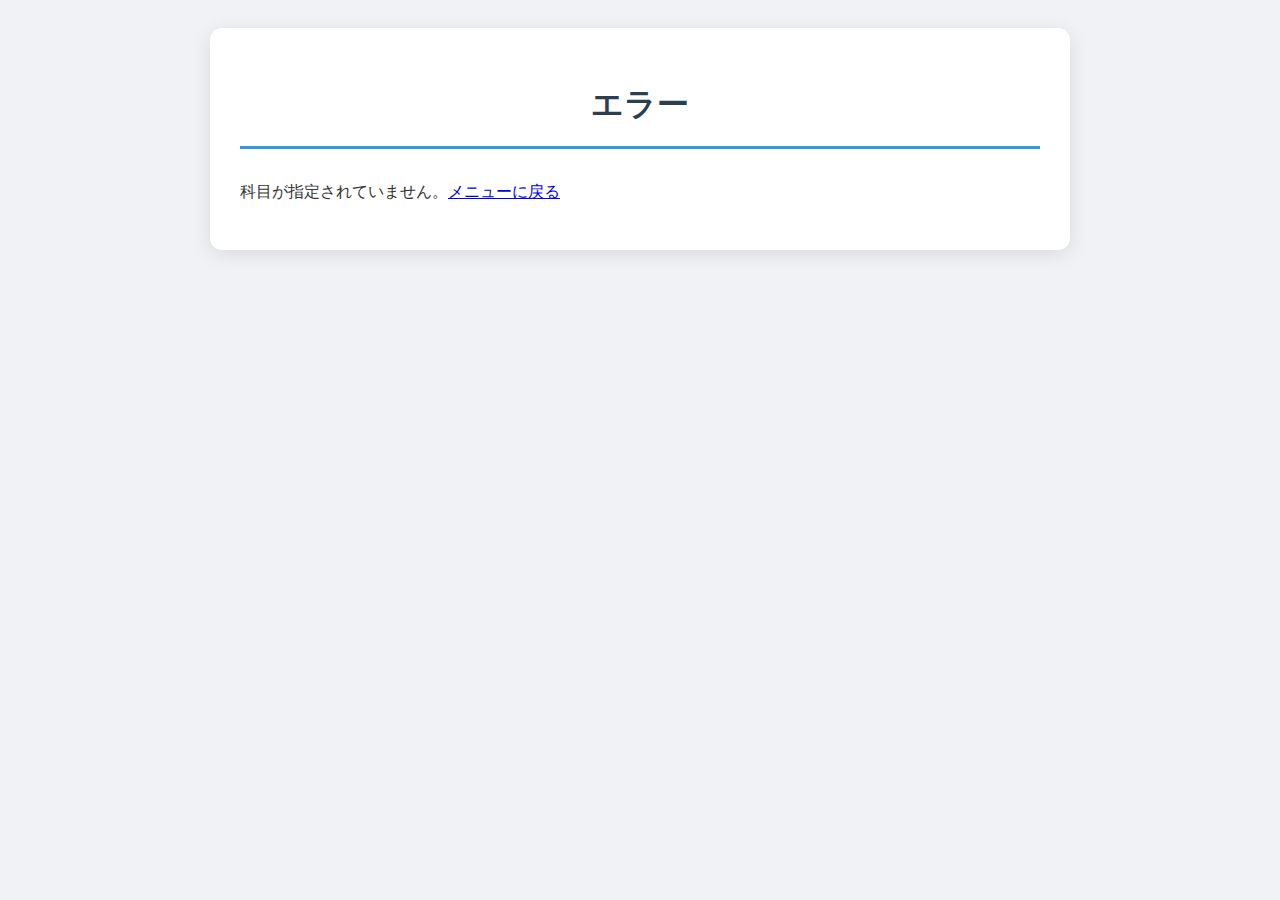
<file: FP3_3taku/fp3_3taku_master.html>
<!DOCTYPE html>
<html lang="ja">

<head>
    <meta charset="UTF-8">
    <meta name="viewport" content="width=device-width, initial-scale=1.0">
    <title>FP試験 三択完全攻略</title>
    <link rel="stylesheet" href="fp3_3taku.css">
</head>

<body>

    <div class="container">
        <h1 id="page-title">FP試験<br>三択完全攻略</h1>

        <!-- スタート画面 -->
        <div id="start-screen">
            <div style="text-align: left; margin-bottom: 10px;">
                <a href="index.html"
                    style="text-decoration: none; color: #7f8c8d; font-weight: bold; font-size: 1.1em;">&larr;
                    メニューに戻る</a>
            </div>
            <p style="text-align:center; font-weight:bold;">挑戦するコースを選択してください（各20問）</p>
            <div class="menu-grid">
                <button class="menu-btn btn-random" onclick="startQuiz('random')">
                    🎲 ランダム演習
                    <div style="font-size:0.8em; font-weight:normal;">全問からランダムに出題</div>
                </button>
                <button class="menu-btn btn-new" onclick="startQuiz('new')">
                    🔰 未回答・新問コース
                    <div style="font-size:0.8em; font-weight:normal;">まだ解いていない問題を優先して出題</div>
                    <span class="badge" id="badge-new">残 -問</span>
                </button>
                <button class="menu-btn btn-weak" onclick="startQuiz('weak')">
                    💪 弱点克服コース
                    <div style="font-size:0.8em; font-weight:normal;">間違えた問題を優先して出題</div>
                    <span class="badge" id="badge-weak">対象 -問</span>
                </button>
            </div>
            <div style="text-align:center;">
                <p id="history-status">学習データ読込中...</p>
                <button class="btn-reset" onclick="resetHistory()">履歴をリセットする</button>
            </div>
        </div>

        <!-- クイズ画面 -->
        <div id="quiz-interface" style="display: none;">
            <div class="status-bar">
                <span id="mode-display">コース</span>
                <span id="progress-text">1 / 5 問</span>
                <button class="btn-quit" onclick="quitQuiz()">中断する</button>
            </div>

            <div class="question-box">
                <div class="source-tag" id="q-source">分野</div>
                <div class="q-header" id="q-text">問題文</div>
                <div class="q-data" id="q-data" style="display:none;"></div>
            </div>

            <div class="options-list" id="options-area">
                <!-- ボタンはJSで生成 -->
            </div>

            <div class="result-area" id="result-feedback">
                <h3 id="result-title"></h3>
                <div id="result-explanation" class="explanation"></div>
                <span class="source-ref" id="result-ref"></span>
                <button class="btn-next" id="next-btn" onclick="nextQuestion()">次の問題へ</button>
            </div>
        </div>

        <!-- 終了画面 -->
        <div class="final-score" id="final-screen">
            <h2>試験終了</h2>
            <p>正解数</p>
            <div class="score-num" id="final-score-display">0 / 5</div>
            <button class="menu-btn btn-random" style="width:100%; margin-top:20px; text-align:center;"
                onclick="location.reload()">もう一度同じ科目を行う</button>
            <button class="menu-btn" style="width:100%; margin-top:10px; text-align:center; background-color: #95a5a6;"
                onclick="location.href='index.html'">メニューに戻る</button>
        </div>
    </div>

    <!-- Dynamic Loader -->
    <script>
        const params = new URLSearchParams(window.location.search);
        const subject = params.get('subject');

        let historyKey = 'fp3_3taku_history'; // Default
        let scriptSrc = '';
        let titleText = '3択完全攻略';

        if (subject === 'life') {
            titleText = 'ライフプランニング<br>三択完全攻略';
            historyKey = 'fp3_life_history';
            scriptSrc = 'fp3_3taku_Life_quiz.js';
        } else if (subject === 'risk') {
            titleText = 'リスク管理<br>三択完全攻略';
            historyKey = 'fp3_risk_history';
            scriptSrc = 'fp3_3taku_Risk_quiz.js';
        } else if (subject === 'finance') {
            titleText = '金融資産運用<br>三択完全攻略';
            historyKey = 'fp3_finance_history';
            scriptSrc = 'fp3_3taku_Finance_quiz.js';
        } else if (subject === 'tax') {
            titleText = 'タックスプランニング<br>三択完全攻略';
            historyKey = 'fp3_tax_history';
            scriptSrc = 'fp3_3taku_Tax_quiz.js';
        } else if (subject === 'estate') {
            titleText = '不動産<br>三択完全攻略';
            historyKey = 'fp3_estate_history';
            scriptSrc = 'fp3_3taku_Estate_quiz.js';
        } else if (subject === 'inheritance') {
            titleText = '相続・事業承継<br>三択完全攻略';
            historyKey = 'fp3_inheritance_history';
            scriptSrc = 'fp3_3taku_Inheritance_quiz.js';
        } else {
            document.body.innerHTML = '<div class="container"><h1>エラー</h1><p>科目が指定されていません。<a href="index.html">メニューに戻る</a></p></div>';
            throw new Error("No subject specified");
        }

        document.title = "FP試験 " + titleText.replace('<br>', ' ');
        document.getElementById('page-title').innerHTML = "FP試験-" + titleText;

        // グローバル変数としてセット（logic.jsで参照する想定）
        window.quizHistoryKey = historyKey;

        // データスクリプトの読み込み
        const script = document.createElement('script');
        script.src = scriptSrc;
        script.onload = () => {
            // データ読み込み後にロジックスクリプトを読み込む
            const logicScript = document.createElement('script');
            logicScript.src = 'fp3_3taku_logic.js';
            logicScript.onload = () => {
                // ロジック読み込み完了時に初期更新を実行
                if (typeof updateMenuStatus === 'function') {
                    updateMenuStatus();
                }
            };
            document.body.appendChild(logicScript);
        };
        script.onerror = () => {
            alert("データの読み込みに失敗しました。");
        };
        document.body.appendChild(script);
    </script>

</body>

</html>
</file>
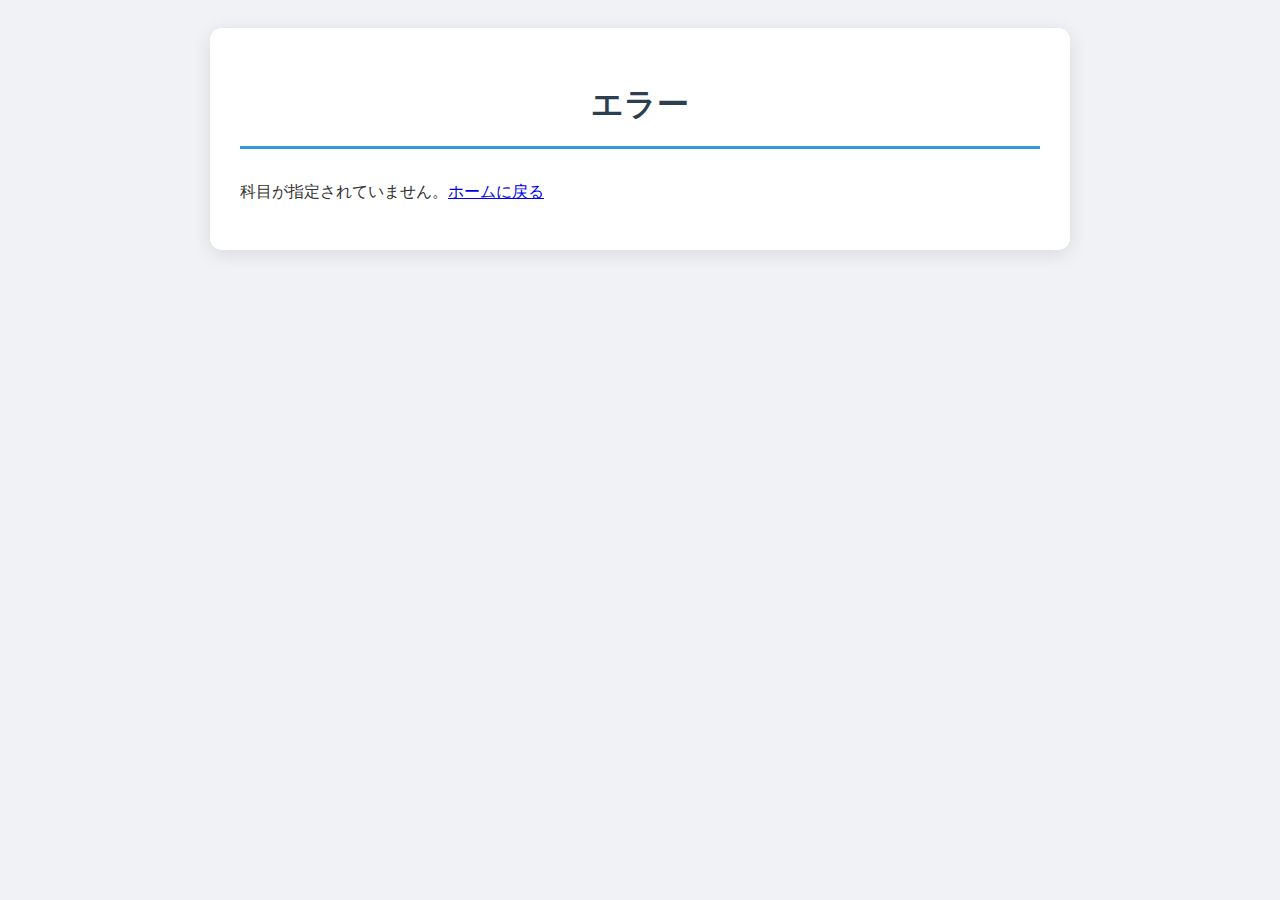
<file: fp_marubatu/fp_quiz_master.html>
<!DOCTYPE html>
<html lang="ja">

<head>
    <meta charset="UTF-8">
    <meta name="viewport" content="width=device-width, initial-scale=1.0">
    <title>FP試験 〇×完全攻略</title>
    <link rel="stylesheet" href="fp_quiz.css">
    <script src="protect.js"></script>
</head>

<body>

    <div class="container">
        <h1 id="page-title">FP試験<br> 〇×完全攻略（全120問）</h1>

        <!-- スタート画面 -->
        <div id="start-screen">
            <div style="text-align: left; margin-bottom: 10px;">
                <a href="index.html"
                    style="text-decoration: none; color: #7f8c8d; font-weight: bold; font-size: 1.1em;">&larr;
                    ホームに戻る</a>
            </div>
            <p style="text-align:center; margin-bottom:20px; font-weight:bold;">コースを選択してください</p>
            <div class="menu-grid">
                <button class="menu-btn btn-random" onclick="startQuiz('random')">
                    🎲ランダムコース
                    <span class="menu-desc" id="desc-random">全問からランダムに30問出題</span>
                </button>
                <button class="menu-btn btn-all" onclick="startQuiz('conquest')">
                    🔰未回答・新問コース
                    <span class="menu-desc">まだ正解していない問題から最大30問出題</span>
                    <span class="menu-badge" id="badge-conquest">残120問</span>
                </button>
                <button class="menu-btn btn-weak" onclick="startQuiz('weak')">
                    💪弱点克服コース
                    <span class="menu-desc">いままでに間違えた問題を出題</span>
                    <span class="menu-badge" id="badge-weak">対象0問</span>
                </button>
            </div>
            <div class="history-control">
                <p id="history-status">進捗状況：読込中...</p>
                <button class="btn-reset" onclick="resetHistory()">学習履歴をリセットする</button>
            </div>
        </div>

        <!-- クイズ画面 -->
        <div id="quiz-interface" style="display: none;">
            <div class="status-bar">
                <div style="display:flex; align-items:center;">
                    <span id="subject-icon-display" style="font-size: 1.2em; margin-right: 10px;"></span>
                    <span id="mode-display">コース</span>
                </div>
                <div>
                    <span id="progress-text">残り: - 問</span>
                    <button class="btn-quit" onclick="quitQuiz()" style="margin-left:10px;">中断する</button>
                </div>
            </div>

            <div class="source-tag" id="source-name">分野名</div>
            <div class="question-box" id="question-text"></div>

            <div class="options" id="options-area">
                <button class="ans-btn btn-o" onclick="checkAnswer(true)">〇</button>
                <button class="ans-btn btn-x" onclick="checkAnswer(false)">×</button>
            </div>

            <div class="result-area" id="result-feedback">
                <h3 id="result-title"></h3>
                <div id="result-explanation" class="explanation"></div>
                <span class="citation" id="result-citation"></span>
                <button class="btn-next" id="next-btn" onclick="nextQuestion()">次の問題へ</button>
            </div>
        </div>

        <!-- 終了画面 -->
        <div class="final-score" id="final-screen">
            <h2>セッション終了</h2>
            <p>今回の正解数</p>
            <div class="score-number" id="final-score-display">0 / 0</div>
            <p id="final-comment"></p>
            <button class="menu-btn btn-random" style="width:100%; margin-top:20px; text-align:center;"
                onclick="location.reload()">メニューに戻る</button>
            <button class="menu-btn"
                style="width:100%; margin-top:10px; text-align:center; background-color: #95a5a6; color: white;"
                onclick="location.href='index.html'">ホームに戻る</button>
        </div>
    </div>

    <!-- Script to handle dynamic loading and quiz logic -->
    <script>
        // === 初期設定・パラメータ解析 ===
        const params = new URLSearchParams(window.location.search);
        const subject = params.get('subject');

        let historyKey = 'fp_master_history'; // Default
        let scriptSrc = '';
        let subjectIconChar = '';

        if (subject === 'life') {
            document.title = "FP試験-ライフプランニング 〇×完全攻略";
            subjectIconChar = '📅';
            document.getElementById('page-title').innerHTML = "FP試験-ライフプランニング " + subjectIconChar + "<br> 〇×完全攻略（全120問）";
            historyKey = 'fp_Life_history';
            scriptSrc = 'fp_Life_questions.js';
        } else if (subject === 'finance') {
            document.title = "FP試験-金融資産運用 〇×完全攻略";
            subjectIconChar = '💰';
            document.getElementById('page-title').innerHTML = "FP試験-金融資産運用 " + subjectIconChar + "<br> 〇×完全攻略（全120問）";
            historyKey = 'fp_finance_history';
            scriptSrc = 'fp_Finance_quiz.js';
        } else if (subject === 'risk') {
            document.title = "FP試験-リスク管理 〇×完全攻略";
            subjectIconChar = '🛡️';
            document.getElementById('page-title').innerHTML = "FP試験-リスク管理 " + subjectIconChar + "<br> 〇×完全攻略（全80問）";
            historyKey = 'fp_risk_history';
            scriptSrc = 'fp_Risk_quiz.js';
        } else if (subject === 'tax') {
            document.title = "FP試験-タックスプランニング 〇×完全攻略";
            subjectIconChar = '🧾';
            document.getElementById('page-title').innerHTML = "FP試験-タックスプランニング " + subjectIconChar + "<br> 〇×完全攻略（全180問）";
            historyKey = 'fp_tax_history';
            scriptSrc = 'fp_Tax_quiz.js';
        } else if (subject === 'estate') {
            document.title = "FP試験-不動産 〇×完全攻略";
            subjectIconChar = '🏡';
            document.getElementById('page-title').innerHTML = "FP試験-不動産 " + subjectIconChar + "<br> 〇×完全攻略（全100問）";
            historyKey = 'fp_estate_history';
            scriptSrc = 'fp_Estate_quiz.js';
        } else if (subject === 'inheritance') {
            document.title = "FP試験-相続・事業承継 〇×完全攻略";
            subjectIconChar = '📜';
            document.getElementById('page-title').innerHTML = "FP試験-相続・事業承継 " + subjectIconChar + "<br> 〇×完全攻略（全120問）";
            historyKey = 'fp_inheritance_history';
            scriptSrc = 'fp_Inheritance_quiz.js';
        } else {
            // Default or Error case
            document.body.innerHTML = '<div class="container"><h1>エラー</h1><p>科目が指定されていません。<a href="index.html">ホームに戻る</a></p></div>';
            throw new Error("No subject specified");
        }

        // 動的にスクリプトをロード
        const script = document.createElement('script');
        script.src = scriptSrc;
        script.onload = () => {
            // スクリプト読み込み完了後に初期化を実行
            updateStatus();
            document.getElementById('subject-icon-display').textContent = subjectIconChar;
        };
        document.body.appendChild(script);

        // === システム変数 ===
        let currentQuizSet = [];
        let currentIndex = 0;
        let correctCount = 0;
        let currentMode = "";

        // 履歴管理（ローカルストレージ）
        function getHistory() {
            const stored = localStorage.getItem(historyKey);
            return stored ? JSON.parse(stored) : {};
        }

        function saveHistory(questionId, isCorrect) {
            const history = getHistory();

            if (history[questionId] !== true) { // 既に正解済みでなければ更新
                history[questionId] = isCorrect;
            } else if (!isCorrect) {
                // 正解済みでも今回間違えたら「弱点」に戻す
                history[questionId] = false;
            }

            localStorage.setItem(historyKey, JSON.stringify(history));
            updateStatus();
        }

        function resetHistory() {
            if (confirm("学習履歴をすべて削除しますか？")) {
                localStorage.removeItem(historyKey);
                updateStatus();
                alert("履歴をリセットしました。");
            }
        }

        function updateStatus() {
            if (typeof questionData === 'undefined') return; // データ読み込み前ガード

            const history = getHistory();
            const allIds = questionData.map(q => q.id);

            // 正解済み（制覇）数
            const masteredCount = allIds.filter(id => history[id] === true).length;

            // 弱点数（一度解いてfalseのもの）
            const weakCount = allIds.filter(id => history[id] === false).length;

            // 未回答数
            const untouchedCount = allIds.filter(id => history[id] === undefined).length;

            document.getElementById('badge-conquest').textContent = `残${allIds.length - masteredCount}問`; // 全問数動的対応
            document.getElementById('badge-weak').textContent = `対象${weakCount}問`;
            document.getElementById('history-status').textContent = `現在の進捗：正解済み ${masteredCount} / 全${allIds.length}問`;

            // ランダムコースの説明文も動的に更新
            document.getElementById('desc-random').textContent = `全${allIds.length}問からランダムに30問出題`;
        }

        // === クイズ開始処理 ===
        function startQuiz(mode) {
            currentMode = mode;
            const history = getHistory();
            let pool = [...questionData]; // 全問コピー

            if (mode === 'random') {
                // 全問からランダムに30問
                pool = shuffleArray(pool).slice(0, 30);
                document.getElementById('mode-display').textContent = "ランダムコース (30問)";

            } else if (mode === 'conquest') {
                // 未正解（false または undefined）の問題のみ抽出
                pool = pool.filter(q => history[q.id] !== true);

                if (pool.length === 0) {
                    alert("おめでとうございます！全問制覇済みです。ランダムコースで復習しましょう。");
                    return;
                }
                // ランダムに並べて最大30問
                pool = shuffleArray(pool).slice(0, 30);
                document.getElementById('mode-display').textContent = `全問制覇コース (${pool.length}問)`;

            } else if (mode === 'weak') {
                // 間違えた問題（false）を抽出
                let weakPool = pool.filter(q => history[q.id] === false);

                if (weakPool.length === 0) {
                    // 弱点がない場合
                    if (Object.keys(history).length === 0) {
                        alert("まだ履歴がありません。まずは他のコースで学習しましょう。");
                        return;
                    } else {
                        alert("現在、弱点（不正解）となっている問題はありません！");
                        return;
                    }
                }

                // 最大30問
                pool = shuffleArray(weakPool).slice(0, 30);
                document.getElementById('mode-display').textContent = `弱点克服コース (${pool.length}問)`;
            }

            currentQuizSet = pool;
            currentIndex = 0;
            correctCount = 0;

            // 画面切り替え
            document.getElementById('start-screen').style.display = 'none';
            document.getElementById('quiz-interface').style.display = 'block';
            document.getElementById('final-screen').style.display = 'none';

            showQuestion();
        }

        function showQuestion() {
            const qData = currentQuizSet[currentIndex];
            document.getElementById('progress-text').textContent = `残り: ${currentQuizSet.length - currentIndex} 問`;
            // sourceプロパティがない場合（Lifeの方）は cat を使う、Financeは source
            const category = qData.source || qData.cat;
            document.getElementById('source-name').textContent = category;
            document.getElementById('question-text').textContent = qData.q;

            document.getElementById('options-area').style.display = 'flex';
            document.getElementById('result-feedback').style.display = 'none';
            document.getElementById('next-btn').style.display = 'none';
        }

        function checkAnswer(userAnswer) {
            const qData = currentQuizSet[currentIndex];
            const isCorrect = (userAnswer === qData.a);

            // 履歴保存
            saveHistory(qData.id, isCorrect);

            const resultTitle = document.getElementById('result-title');
            const resultExp = document.getElementById('result-explanation');
            const resultRef = document.getElementById('result-citation');
            const resultBox = document.getElementById('result-feedback');

            document.getElementById('options-area').style.display = 'none';
            resultBox.style.display = 'block';
            document.getElementById('next-btn').style.display = 'block';

            if (isCorrect) {
                correctCount++;
                resultTitle.textContent = "正解！";
                resultBox.className = "result-area correct-msg";
            } else {
                resultTitle.textContent = "不正解...";
                resultBox.className = "result-area incorrect-msg";
            }

            const answerStr = qData.a ? "〇" : "×";
            resultExp.innerHTML = `<strong>正解：${answerStr}</strong><br>${qData.exp}`;
            resultRef.textContent = `出典: ${qData.ref}`;
        }

        function nextQuestion() {
            currentIndex++;
            if (currentIndex < currentQuizSet.length) {
                showQuestion();
            } else {
                showFinalResult();
            }
        }

        function quitQuiz() {
            if (!confirm("途中ですがテストを終了しますか？")) return;

            // 回答済みかどうかで分母を調整
            // result-feedbackが表示されている(=回答直後)なら、現在の問題を含める(currentIndex + 1)
            // そうでなければ(回答前)、現在の問題は含めない(currentIndex)
            const isResultShown = document.getElementById('result-feedback').style.display === 'block';
            let attemptedCount = currentIndex;
            if (isResultShown) {
                attemptedCount = currentIndex + 1;
            }

            showFinalResult(attemptedCount);
        }

        function showFinalResult(overrideTotal) {
            document.getElementById('quiz-interface').style.display = 'none';
            document.getElementById('final-screen').style.display = 'block';

            // 引数があればそれを使う、なければ全問数
            let total = currentQuizSet.length;
            if (typeof overrideTotal === 'number') {
                total = overrideTotal;
            }

            // 万が一0問で終了した場合
            if (total === 0) total = 1; // 0除算回避

            document.getElementById('final-score-display').textContent = `${correctCount} / ${total}`;

            const comment = document.getElementById('final-comment');
            const percentage = (correctCount / total) * 100;

            if (percentage === 100) {
                comment.textContent = "満点です！完璧ですね！";
                comment.style.color = "#27ae60";
            } else if (percentage >= 80) {
                comment.textContent = "素晴らしい成績です！";
                comment.style.color = "#2980b9";
            } else {
                comment.textContent = "復習して弱点を克服しましょう。";
                comment.style.color = "#c0392b";
            }

            // 履歴表示更新
            updateStatus();
        }

        function shuffleArray(array) {
            for (let i = array.length - 1; i > 0; i--) {
                const j = Math.floor(Math.random() * (i + 1));
                [array[i], array[j]] = [array[j], array[i]];
            }
            return array;
        }

    </script>

</body>

</html>
</file>
<file: index.css>
body {
    margin: 0;
    padding: 0;
    font-family: "Helvetica Neue", Arial, sans-serif;
    background: linear-gradient(135deg, #e0eaFC 0%, #cfdef3 100%);
    min-height: 100vh;
    display: flex;
    justify-content: center;
    align-items: center;
    color: #333;
}

.container {
    width: 100%;
    max-width: 800px;
    padding: 20px;
}

h1 {
    text-align: center;
    font-size: 2.5em;
    margin-bottom: 50px;
    color: #2c3e50;
    text-shadow: 0 2px 4px rgba(0, 0, 0, 0.1);
    letter-spacing: 2px;
}

.menu-list {
    display: grid;
    grid-template-columns: repeat(auto-fit, minmax(300px, 1fr));
    gap: 30px;
}

.menu-card {
    background: white;
    border-radius: 15px;
    padding: 40px 30px;
    text-decoration: none;
    color: #333;
    box-shadow: 0 10px 20px rgba(0, 0, 0, 0.1);
    transition: transform 0.3s, box-shadow 0.3s;
    display: flex;
    flex-direction: column;
    align-items: center;
    text-align: center;
    position: relative;
    overflow: hidden;
}

.menu-card:hover {
    transform: translateY(-5px);
    box-shadow: 0 15px 30px rgba(0, 0, 0, 0.15);
}

.card-icon {
    font-size: 4em;
    margin-bottom: 20px;
}

.card-title {
    font-size: 1.5em;
    font-weight: bold;
    margin-bottom: 10px;
    color: #2c3e50;
}

.card-desc {
    font-size: 1em;
    color: #7f8c8d;
}

/* Marubatu Style */
.card-marubatu {
    border-top: 5px solid #3498db;
}

.card-marubatu .card-icon {
    color: #3498db;
}

/* 3Taku Style */
.card-3taku {
    border-top: 5px solid #e67e22;
}

.card-3taku .card-icon {
    color: #e67e22;
}

/* text Style */
.card-text {
    border-top: 5px solid #22e653;
}

.card-text .card-icon {
    color: #22e653;
}

@media (max-width: 600px) {
    h1 {
        font-size: 2em;
    }
}
</file>
<file: FP3_3taku/index.css>
body {
    margin: 0;
    padding: 0;
    font-family: "Helvetica Neue", Arial, sans-serif;
    background: linear-gradient(135deg, #f5f7fa 0%, #c3cfe2 100%);
    min-height: 100vh;
    display: flex;
    justify-content: center;
    align-items: center;
    color: #333;
}

.container {
    width: 100%;
    max-width: 600px;
    padding: 20px;
}

h1 {
    text-align: center;
    font-size: 2.2em;
    margin-bottom: 40px;
    color: #2c3e50;
    text-shadow: 0 2px 4px rgba(0, 0, 0, 0.1);
    letter-spacing: 2px;
}

.card-grid {
    display: grid;
    grid-template-columns: repeat(auto-fit, minmax(340px, 1fr));
    gap: 1.5rem;
    max-width: 1200px;
    margin: 0 auto;
}

.card {
    background: white;
    border-radius: 12px;
    padding: 15px 20px;
    text-decoration: none;
    color: #333;
    box-shadow: 0 4px 6px rgba(0, 0, 0, 0.05);
    transition: transform 0.2s, box-shadow 0.2s;
    display: flex;
    flex-direction: column;
    position: relative;
    overflow: hidden;
    border-left: 5px solid #bdc3c7;
    min-height: 80px;
    justify-content: center;
}

.card:hover {
    transform: translateY(-3px);
    box-shadow: 0 8px 15px rgba(0, 0, 0, 0.1);
}

.card-title {
    font-size: 1.4em;
    font-weight: bold;
    margin-bottom: 5px;
    display: flex;
    align-items: center;
    gap: 10px;
}

.card-desc {
    font-size: 0.95em;
    color: #7f8c8d;
    font-weight: 500;
}

/* 金融資産運用 */
.card-finance {
    border-left-color: #3498db;
}

.card-finance .card-title {
    color: #2980b9;
}

.card-finance::after {
    content: "";
    position: absolute;
    top: 0;
    left: 0;
    width: 100%;
    height: 100%;
    background: linear-gradient(90deg, transparent, rgba(52, 152, 219, 0.05));
    pointer-events: none;
}

/* リスク管理 */
.card-risk {
    border-left-color: #e74c3c;
}

.card-risk .card-title {
    color: #c0392b;
}

.card-risk::after {
    content: "";
    position: absolute;
    top: 0;
    left: 0;
    width: 100%;
    height: 100%;
    background: linear-gradient(90deg, transparent, rgba(231, 76, 60, 0.05));
    pointer-events: none;
}

/* タックスプランニング */
.card-tax {
    border-left-color: #e67e22;
}

.card-tax .card-title {
    color: #d35400;
}

.card-tax::after {
    content: "";
    position: absolute;
    top: 0;
    left: 0;
    width: 100%;
    height: 100%;
    background: linear-gradient(90deg, transparent, rgba(230, 126, 34, 0.05));
    pointer-events: none;
}

/* 相続・事業承継 */
.card-inheritance {
    border-left-color: #16a085;
}

.card-inheritance .card-title {
    color: #16a085;
}

.card-inheritance::after {
    content: "";
    position: absolute;
    top: 0;
    left: 0;
    width: 100%;
    height: 100%;
    background: linear-gradient(90deg, transparent, rgba(22, 160, 133, 0.05));
    pointer-events: none;
}

/* ライフプランニング */
.card-life {
    border-left-color: #27ae60;
}

.card-life .card-title {
    color: #27ae60;
}

.card-life::after {
    content: "";
    position: absolute;
    top: 0;
    left: 0;
    width: 100%;
    height: 100%;
    background: linear-gradient(90deg, transparent, rgba(39, 174, 96, 0.05));
    pointer-events: none;
}

/* 不動産 */
.card-estate {
    border-left-color: #8e44ad;
}

.card-estate .card-title {
    color: #8e44ad;
}

.card-estate::after {
    content: "";
    position: absolute;
    top: 0;
    left: 0;
    width: 100%;
    height: 100%;
    background: linear-gradient(90deg, transparent, rgba(142, 68, 173, 0.05));
    pointer-events: none;
}

.icon-bg {
    position: absolute;
    right: 0px;
    bottom: -15px;
    font-size: 7em;
    opacity: 0.15;
    transform: rotate(-10deg);
    pointer-events: none;
    transition: transform 0.3s ease, opacity 0.3s ease;
}

.card:hover .icon-bg {
    transform: rotate(0deg) scale(1.1);
    opacity: 0.3;
}

@media (max-width: 480px) {
    h1 {
        font-size: 1.8em;
    }

    .card {
        padding: 25px;
    }
}
</file>
<file: fp_marubatu/index.css>
body {
    margin: 0;
    padding: 0;
    font-family: "Helvetica Neue", Arial, sans-serif;
    background: linear-gradient(135deg, #f5f7fa 0%, #c3cfe2 100%);
    min-height: 100vh;
    display: flex;
    justify-content: center;
    align-items: center;
    color: #333;
}

.container {
    width: 100%;
    max-width: 600px;
    padding: 20px;
}

h1 {
    text-align: center;
    font-size: 2.2em;
    margin-bottom: 40px;
    color: #2c3e50;
    text-shadow: 0 2px 4px rgba(0, 0, 0, 0.1);
    letter-spacing: 2px;
}

.card-grid {
    display: grid;
    grid-template-columns: repeat(auto-fit, minmax(340px, 1fr));
    gap: 1.5rem;
    max-width: 1200px;
    margin: 0 auto;
}

.card {
    background: white;
    border-radius: 12px;
    padding: 15px 20px;
    text-decoration: none;
    color: #333;
    box-shadow: 0 4px 6px rgba(0, 0, 0, 0.05);
    transition: transform 0.2s, box-shadow 0.2s;
    display: flex;
    flex-direction: column;
    position: relative;
    overflow: hidden;
    border-left: 5px solid #bdc3c7;
    min-height: 80px;
    justify-content: center;
}

.card:hover {
    transform: translateY(-3px);
    box-shadow: 0 8px 15px rgba(0, 0, 0, 0.1);
}

.card-title {
    font-size: 1.4em;
    font-weight: bold;
    margin-bottom: 5px;
    display: flex;
    align-items: center;
    gap: 10px;
}

.card-desc {
    font-size: 0.95em;
    color: #7f8c8d;
    font-weight: 500;
}

/* 金融資産運用 */
.card-finance {
    border-left-color: #3498db;
}

.card-finance .card-title {
    color: #2980b9;
}

.card-finance::after {
    content: "";
    position: absolute;
    top: 0;
    left: 0;
    width: 100%;
    height: 100%;
    background: linear-gradient(90deg, transparent, rgba(52, 152, 219, 0.05));
    pointer-events: none;
}

/* リスク管理 */
.card-risk {
    border-left-color: #e74c3c;
}

.card-risk .card-title {
    color: #c0392b;
}

.card-risk::after {
    content: "";
    position: absolute;
    top: 0;
    left: 0;
    width: 100%;
    height: 100%;
    background: linear-gradient(90deg, transparent, rgba(231, 76, 60, 0.05));
    pointer-events: none;
}

/* タックスプランニング */
.card-tax {
    border-left-color: #e67e22;
}

.card-tax .card-title {
    color: #d35400;
}

.card-tax::after {
    content: "";
    position: absolute;
    top: 0;
    left: 0;
    width: 100%;
    height: 100%;
    background: linear-gradient(90deg, transparent, rgba(230, 126, 34, 0.05));
    pointer-events: none;
}

/* 相続・事業承継 */
.card-inheritance {
    border-left-color: #16a085;
}

.card-inheritance .card-title {
    color: #16a085;
}

.card-inheritance::after {
    content: "";
    position: absolute;
    top: 0;
    left: 0;
    width: 100%;
    height: 100%;
    background: linear-gradient(90deg, transparent, rgba(22, 160, 133, 0.05));
    pointer-events: none;
}

/* ライフプランニング */
.card-life {
    border-left-color: #27ae60;
}

.card-life .card-title {
    color: #27ae60;
}

.card-life::after {
    content: "";
    position: absolute;
    top: 0;
    left: 0;
    width: 100%;
    height: 100%;
    background: linear-gradient(90deg, transparent, rgba(39, 174, 96, 0.05));
    pointer-events: none;
}

/* 不動産 */
.card-estate {
    border-left-color: #8e44ad;
}

.card-estate .card-title {
    color: #8e44ad;
}

.card-estate::after {
    content: "";
    position: absolute;
    top: 0;
    left: 0;
    width: 100%;
    height: 100%;
    background: linear-gradient(90deg, transparent, rgba(142, 68, 173, 0.05));
    pointer-events: none;
}

.icon-bg {
    position: absolute;
    right: 0px;
    bottom: -15px;
    font-size: 7em;
    opacity: 0.15;
    transform: rotate(-10deg);
    pointer-events: none;
    transition: transform 0.3s ease, opacity 0.3s ease;
}

.card:hover .icon-bg {
    transform: rotate(0deg) scale(1.1);
    opacity: 0.3;
}

@media (max-width: 480px) {
    h1 {
        font-size: 1.8em;
    }

    .card {
        padding: 25px;
    }
}
</file>
<file: fp2_quiz.css>
body {
    font-family: "Helvetica Neue", Arial, sans-serif;
    background-color: #f0f2f5;
    color: #333;
    line-height: 1.6;
    padding: 20px;
}

.container {
    max-width: 800px;
    margin: 0 auto;
    background: #fff;
    padding: 30px;
    border-radius: 12px;
    box-shadow: 0 4px 20px rgba(0, 0, 0, 0.1);
}

h1 {
    text-align: center;
    color: #2c3e50;
    border-bottom: 3px solid #3498db;
    padding-bottom: 15px;
    margin-bottom: 30px;
}

/* メニュー画面 */
.menu-grid {
    display: grid;
    grid-template-columns: 1fr;
    gap: 15px;
    margin-bottom: 20px;
}

.menu-btn {
    padding: 20px;
    border: none;
    border-radius: 10px;
    font-size: 1.1em;
    font-weight: bold;
    cursor: pointer;
    color: white;
    transition: 0.2s;
    box-shadow: 0 4px 6px rgba(0, 0, 0, 0.1);
    text-align: left;
    position: relative;
}

.menu-btn:hover {
    transform: translateY(-2px);
    opacity: 0.95;
}

.menu-desc {
    font-size: 0.85em;
    font-weight: normal;
    display: block;
    margin-top: 5px;
    opacity: 0.9;
}

.menu-badge {
    position: absolute;
    right: 20px;
    top: 20px;
    background: rgba(0, 0, 0, 0.2);
    padding: 5px 10px;
    border-radius: 20px;
    font-size: 0.8em;
}

.btn-random {
    background: linear-gradient(135deg, #3498db, #2980b9);
}

.btn-all {
    background: linear-gradient(135deg, #e67e22, #d35400);
}

.btn-weak {
    background: linear-gradient(135deg, #9b59b6, #8e44ad);
}

/* クイズ画面 */
.status-bar {
    display: flex;
    justify-content: space-between;
    margin-bottom: 20px;
    font-weight: bold;
    color: #7f8c8d;
    background: #ecf0f1;
    padding: 10px;
    border-radius: 8px;
}

.question-box {
    font-size: 1.25em;
    font-weight: bold;
    margin: 30px 0;
    min-height: 100px;
    padding: 0 10px;
}

.source-tag {
    display: inline-block;
    background: #e0f7fa;
    color: #006064;
    padding: 5px 10px;
    border-radius: 4px;
    font-size: 0.85em;
    margin-bottom: 10px;
    font-weight: bold;
}

.options {
    display: flex;
    gap: 20px;
    justify-content: center;
    margin-bottom: 30px;
}

.ans-btn {
    padding: 15px 50px;
    font-size: 1.5em;
    border: none;
    border-radius: 50px;
    cursor: pointer;
    color: white;
    font-weight: bold;
    transition: 0.2s;
    width: 120px;
}

.btn-o {
    background-color: #27ae60;
    box-shadow: 0 4px #1e8449;
}

.btn-x {
    background-color: #c0392b;
    box-shadow: 0 4px #922b21;
}

.ans-btn:active {
    transform: translateY(4px);
    box-shadow: none;
}

.result-area {
    margin-top: 15px;
    padding: 15px;
    border-radius: 8px;
    display: none;
    animation: fadeIn 0.3s;
}

.correct-msg {
    background-color: #d4edda;
    color: #155724;
    border: 1px solid #c3e6cb;
}

.incorrect-msg {
    background-color: #f8d7da;
    color: #721c24;
    border: 1px solid #f5c6cb;
}

.explanation {
    margin-top: 10px;
    font-size: 0.95em;
}

.citation {
    display: block;
    margin-top: 5px;
    font-size: 0.85em;
    color: #555;
    text-align: right;
    font-style: italic;
}

.btn-next {
    background-color: #34495e;
    color: white;
    width: 100%;
    padding: 12px;
    border: none;
    border-radius: 8px;
    font-size: 1.1em;
    cursor: pointer;
    margin-top: 15px;
    display: none;
}

/* 結果・設定 */
.final-score {
    text-align: center;
    display: none;
}

.score-number {
    font-size: 4em;
    color: #e67e22;
    font-weight: bold;
    margin: 20px 0;
}

.history-control {
    margin-top: 15px;
    text-align: center;
    padding-top: 10px;
    border-top: 1px solid #eee;
}

.btn-reset {
    background: #95a5a6;
    color: white;
    border: none;
    padding: 8px 16px;
    border-radius: 4px;
    cursor: pointer;
    font-size: 0.8em;
}

@keyframes fadeIn {
    from {
        opacity: 0;
    }

    to {
        opacity: 1;
    }
}
</file>
<file: FP3_3taku/fp3_3taku.css>
body {
    font-family: "Helvetica Neue", Arial, sans-serif;
    background-color: #f0f2f5;
    color: #333;
    line-height: 1.6;
    padding: 20px;
}

.container {
    max-width: 800px;
    margin: 0 auto;
    background: #fff;
    padding: 30px;
    border-radius: 12px;
    box-shadow: 0 4px 20px rgba(0, 0, 0, 0.1);
}

h1 {
    text-align: center;
    color: #2c3e50;
    border-bottom: 3px solid #3498db;
    padding-bottom: 15px;
    margin-bottom: 30px;
}

/* メニュー画面 */
.menu-grid {
    display: grid;
    grid-template-columns: 1fr;
    gap: 15px;
    margin-bottom: 20px;
}

.menu-btn {
    padding: 20px;
    border: none;
    border-radius: 10px;
    font-size: 1.1em;
    font-weight: bold;
    cursor: pointer;
    color: white;
    transition: 0.2s;
    box-shadow: 0 4px 6px rgba(0, 0, 0, 0.1);
    text-align: left;
    position: relative;
}

.menu-btn:hover {
    transform: translateY(-2px);
    opacity: 0.95;
}

.badge {
    position: absolute;
    right: 20px;
    top: 20px;
    background: rgba(0, 0, 0, 0.2);
    padding: 5px 10px;
    border-radius: 20px;
    font-size: 0.8em;
}

.btn-random {
    background: linear-gradient(135deg, #3498db, #2980b9);
}

.btn-new {
    background: linear-gradient(135deg, #2ecc71, #27ae60);
}

.btn-weak {
    background: linear-gradient(135deg, #e74c3c, #c0392b);
}

/* クイズ画面 */
.status-bar {
    display: flex;
    justify-content: space-between;
    margin-bottom: 20px;
    font-weight: bold;
    color: #7f8c8d;
    background: #ecf0f1;
    padding: 10px;
    border-radius: 8px;
}

.question-box {
    margin-bottom: 25px;
}

.source-tag {
    display: inline-block;
    background: #e0f7fa;
    color: #006064;
    padding: 4px 8px;
    border-radius: 4px;
    font-size: 0.8em;
    margin-bottom: 10px;
    font-weight: bold;
}

.q-header {
    font-size: 1.2em;
    font-weight: bold;
    margin-bottom: 15px;
    border-left: 5px solid #3498db;
    padding-left: 10px;
}

.q-data {
    background: #f8f9fa;
    border: 1px solid #ddd;
    padding: 15px;
    border-radius: 8px;
    font-family: "Courier New", monospace;
    font-size: 0.95em;
    white-space: pre-wrap;
    margin-bottom: 20px;
}

.options-list {
    display: flex;
    flex-direction: column;
    gap: 10px;
}

.option-btn {
    padding: 15px;
    border: 2px solid #e0e0e0;
    background: white;
    border-radius: 8px;
    cursor: pointer;
    text-align: left;
    font-size: 1em;
    transition: 0.2s;
}

.option-btn:hover {
    background-color: #f0f7ff;
    border-color: #3498db;
}

/* 結果表示 */
.result-area {
    margin-top: 20px;
    padding: 20px;
    border-radius: 8px;
    display: none;
    animation: fadeIn 0.3s;
}

.correct-msg {
    background-color: #d4edda;
    color: #155724;
    border: 1px solid #c3e6cb;
}

.incorrect-msg {
    background-color: #f8d7da;
    color: #721c24;
    border: 1px solid #f5c6cb;
}

.explanation {
    margin-top: 15px;
    font-size: 0.95em;
    line-height: 1.8;
}

.source-ref {
    display: block;
    margin-top: 10px;
    font-size: 0.85em;
    color: #666;
    text-align: right;
    font-style: italic;
}

.btn-next {
    background-color: #34495e;
    color: white;
    width: 100%;
    padding: 15px;
    border: none;
    border-radius: 8px;
    font-size: 1.1em;
    cursor: pointer;
    margin-top: 20px;
    display: none;
}

.btn-reset {
    background: #95a5a6;
    color: white;
    border: none;
    padding: 8px;
    border-radius: 4px;
    cursor: pointer;
    width: 100%;
    margin-top: 20px;
}

/* 結果画面 */
.final-score {
    text-align: center;
    display: none;
}

.score-num {
    font-size: 4em;
    color: #e67e22;
    font-weight: bold;
}

@keyframes fadeIn {
    from {
        opacity: 0;
    }

    to {
        opacity: 1;
    }
}
</file>
<file: fp_marubatu/fp_quiz.css>
body {
    font-family: "Helvetica Neue", Arial, sans-serif;
    background-color: #f0f2f5;
    color: #333;
    line-height: 1.6;
    padding: 20px;
}

.container {
    max-width: 800px;
    margin: 0 auto;
    background: #fff;
    padding: 30px;
    border-radius: 12px;
    box-shadow: 0 4px 20px rgba(0, 0, 0, 0.1);
}

h1 {
    text-align: center;
    color: #2c3e50;
    border-bottom: 3px solid #3498db;
    padding-bottom: 15px;
    margin-bottom: 30px;
}

/* メニュー画面 */
.menu-grid {
    display: grid;
    grid-template-columns: 1fr;
    gap: 15px;
    margin-bottom: 20px;
}

.menu-btn {
    padding: 20px;
    border: none;
    border-radius: 10px;
    font-size: 1.1em;
    font-weight: bold;
    cursor: pointer;
    color: white;
    transition: 0.2s;
    box-shadow: 0 4px 6px rgba(0, 0, 0, 0.1);
    text-align: left;
    position: relative;
}

.menu-btn:hover {
    transform: translateY(-2px);
    opacity: 0.95;
}

.menu-desc {
    font-size: 0.85em;
    font-weight: normal;
    display: block;
    margin-top: 5px;
    opacity: 0.9;
}

.menu-badge {
    position: absolute;
    right: 20px;
    top: 20px;
    background: rgba(0, 0, 0, 0.2);
    padding: 5px 10px;
    border-radius: 20px;
    font-size: 0.8em;
}

.btn-random {
    background: linear-gradient(135deg, #3498db, #2980b9);
}

.btn-all {
    background: linear-gradient(135deg, #e67e22, #d35400);
}

.btn-weak {
    background: linear-gradient(135deg, #9b59b6, #8e44ad);
}

/* クイズ画面 */
.status-bar {
    display: flex;
    justify-content: space-between;
    align-items: center;
    margin-bottom: 20px;
    color: #7f8c8d;
    font-size: 0.9em;
}

.btn-quit {
    background: #e74c3c;
    color: white;
    border: none;
    padding: 5px 10px;
    border-radius: 4px;
    cursor: pointer;
    font-size: 0.8em;
    margin-left: 10px;
}

.btn-quit:hover {
    background: #c0392b;
}

.question-box {
    font-size: 1.25em;
    font-weight: bold;
    margin: 30px 0;
    min-height: 100px;
    padding: 0 10px;
}

.source-tag {
    display: inline-block;
    background: #e0f7fa;
    color: #006064;
    padding: 5px 10px;
    border-radius: 4px;
    font-size: 0.85em;
    margin-bottom: 10px;
    font-weight: bold;
}

.options {
    display: flex;
    gap: 20px;
    justify-content: center;
    margin-bottom: 30px;
}

.ans-btn {
    padding: 15px 50px;
    font-size: 1.5em;
    border: none;
    border-radius: 50px;
    cursor: pointer;
    color: white;
    font-weight: bold;
    transition: 0.2s;
    width: 120px;
}

.btn-o {
    background-color: #27ae60;
    box-shadow: 0 4px #1e8449;
}

.btn-x {
    background-color: #c0392b;
    box-shadow: 0 4px #922b21;
}

.ans-btn:active {
    transform: translateY(4px);
    box-shadow: none;
}

.result-area {
    margin-top: 15px;
    padding: 15px;
    border-radius: 8px;
    display: none;
    animation: fadeIn 0.3s;
}

.correct-msg {
    background-color: #d4edda;
    color: #155724;
    border: 1px solid #c3e6cb;
}

.incorrect-msg {
    background-color: #f8d7da;
    color: #721c24;
    border: 1px solid #f5c6cb;
}

.explanation {
    margin-top: 10px;
    font-size: 0.95em;
}

.citation {
    display: block;
    margin-top: 5px;
    font-size: 0.85em;
    color: #555;
    text-align: right;
    font-style: italic;
}

.btn-next {
    background-color: #34495e;
    color: white;
    width: 100%;
    padding: 12px;
    border: none;
    border-radius: 8px;
    font-size: 1.1em;
    cursor: pointer;
    margin-top: 15px;
    display: none;
}

/* 結果・設定 */
.final-score {
    text-align: center;
    display: none;
}

.score-number {
    font-size: 4em;
    color: #e67e22;
    font-weight: bold;
    margin: 20px 0;
}

.history-control {
    margin-top: 15px;
    text-align: center;
    padding-top: 10px;
    border-top: 1px solid #eee;
}

.btn-reset {
    background: #95a5a6;
    color: white;
    border: none;
    padding: 8px 16px;
    border-radius: 4px;
    cursor: pointer;
    font-size: 0.8em;
}

@keyframes fadeIn {
    from {
        opacity: 0;
    }

    to {
        opacity: 1;
    }
}
</file>
